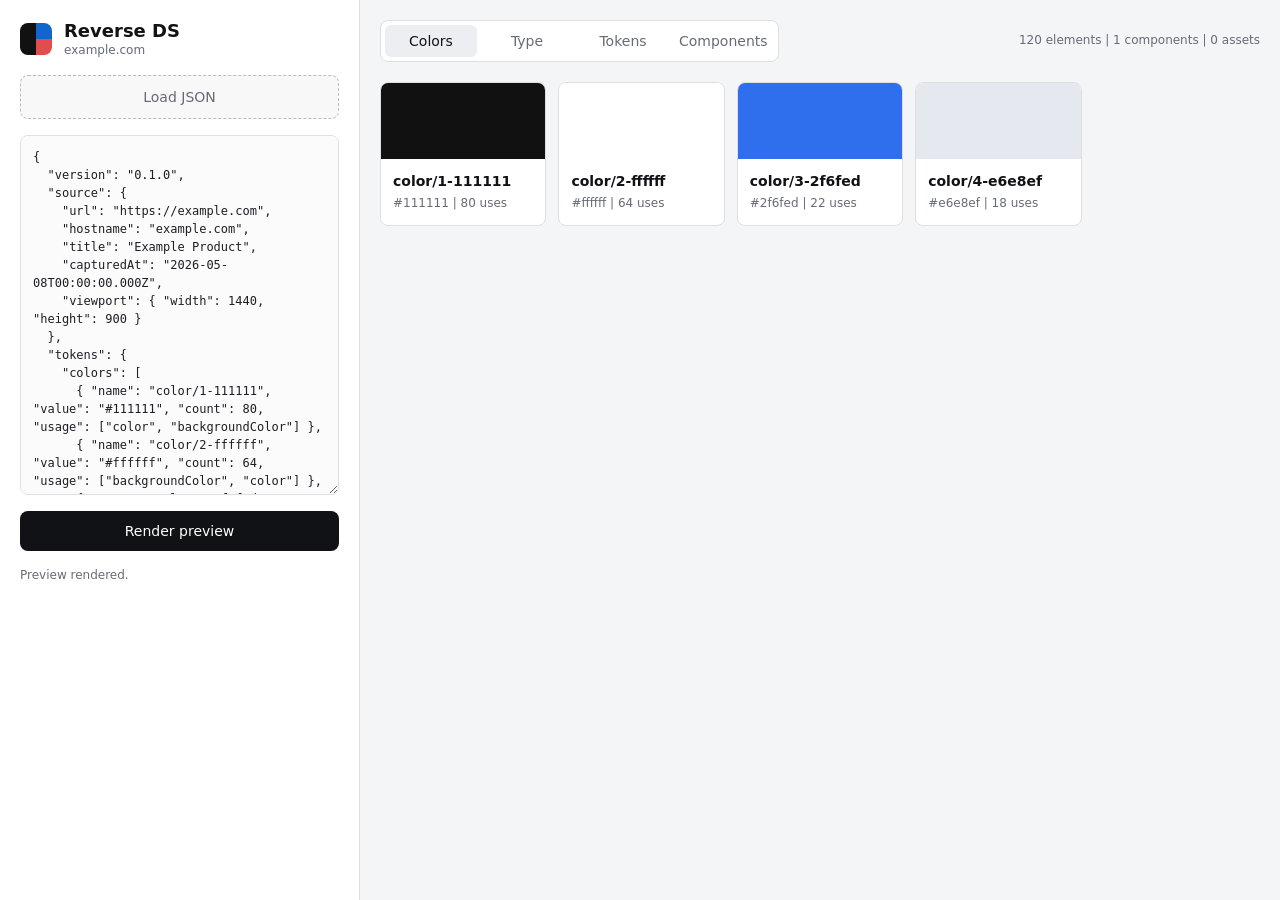
<file: viewer/index.html>
<!doctype html>
<html lang="en">
  <head>
    <meta charset="utf-8">
    <meta name="viewport" content="width=device-width, initial-scale=1">
    <title>Reverse Design System Viewer</title>
    <link rel="stylesheet" href="styles.css">
  </head>
  <body>
    <main class="shell">
      <aside class="sidebar">
        <div class="brand">
          <div class="mark"></div>
          <div>
            <h1>Reverse DS</h1>
            <p id="source">No file loaded</p>
          </div>
        </div>

        <label class="dropzone" for="file">
          <span>Load JSON</span>
          <input id="file" type="file" accept="application/json">
        </label>

        <textarea id="json" spellcheck="false" placeholder="Paste design-system JSON"></textarea>
        <button id="render">Render preview</button>
        <div id="status"></div>
      </aside>

      <section class="content">
        <header class="toolbar">
          <nav class="tabs" aria-label="Preview sections">
            <button class="tab active" data-tab="colors">Colors</button>
            <button class="tab" data-tab="type">Type</button>
            <button class="tab" data-tab="tokens">Tokens</button>
            <button class="tab" data-tab="components">Components</button>
          </nav>
          <div class="metrics" id="metrics"></div>
        </header>

        <section class="panel active" id="colors"></section>
        <section class="panel" id="type"></section>
        <section class="panel" id="tokens"></section>
        <section class="panel" id="components"></section>
      </section>
    </main>

    <script src="app.js"></script>
  </body>
</html>
</file>
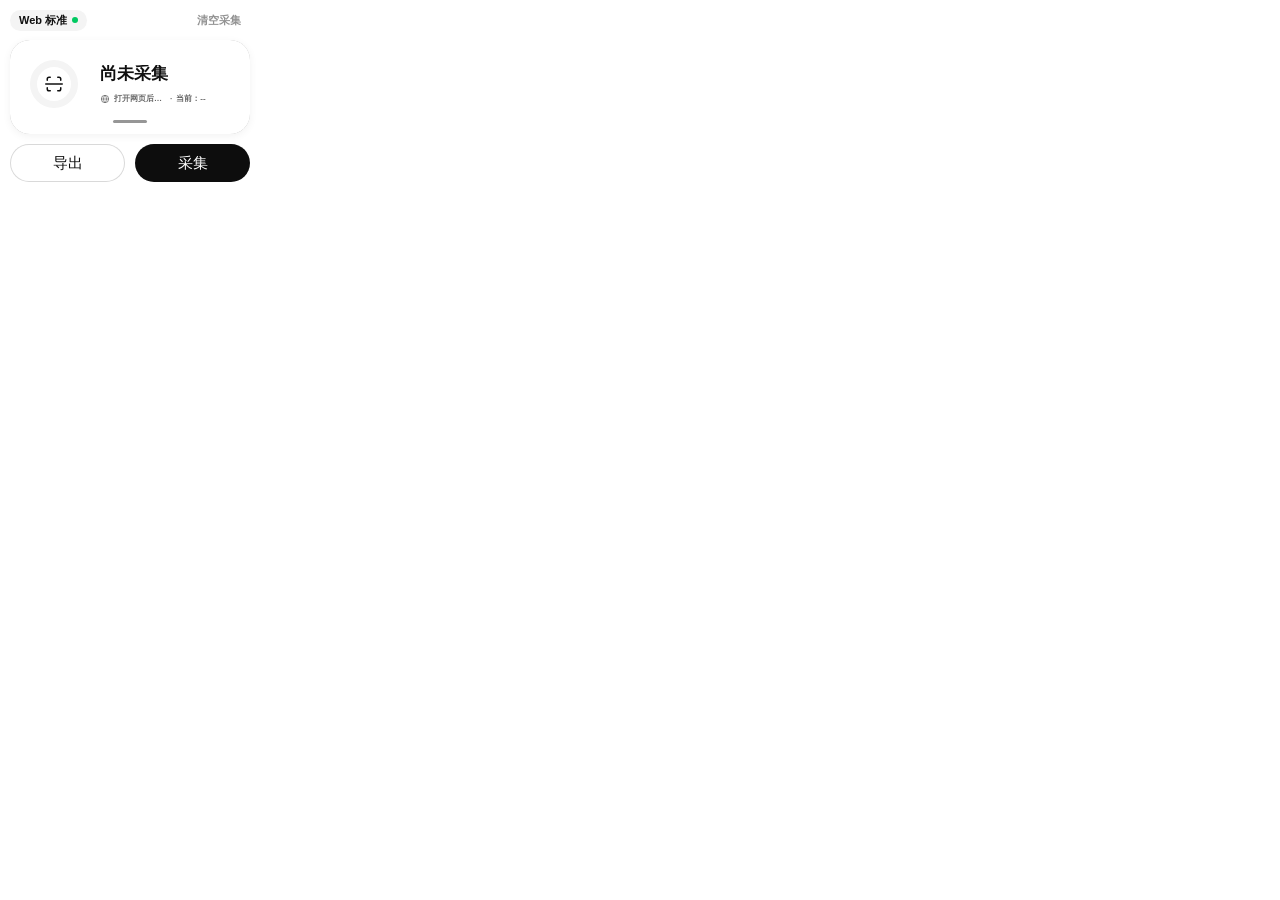
<file: extension/popup.html>
<!doctype html>
<html lang="zh-CN">
  <head>
    <meta charset="utf-8">
    <meta name="viewport" content="width=device-width, initial-scale=1">
    <title>UI Trace · Web 采集器</title>
    <style>
      :root {
        color-scheme: light;
        --page: #f3f3f3;
        --panel: #ffffff;
        --surface: #ffffff;
        --soft: #f4f4f4;
        --soft-2: #f9f9f9;
        --text: #101010;
        --muted: #666666;
        --label: #555555;
        --quiet: #969696;
        --border: #dddddd;
        --border-strong: rgba(0, 0, 0, 0.15);
        --action: #0d0d0d;
        --action-text: #ffffff;
        --green: #00c961;
        --danger: #cf3b2e;
        --shadow: 0 2px 8px rgba(0, 0, 0, 0.055), 0 0 0.5px rgba(0, 0, 0, 0.28);
      }

      :root[data-theme="dark"] {
        color-scheme: dark;
        --page: #0b0b0b;
        --panel: #050505;
        --surface: #202020;
        --soft: #252525;
        --soft-2: #1b1b1b;
        --text: #ffffff;
        --muted: #a7a7a7;
        --label: #d6d6d6;
        --quiet: #8b8b8b;
        --border: #464646;
        --border-strong: rgba(255, 255, 255, 0.42);
        --action: #f5f5f5;
        --action-text: #111111;
        --shadow: 0 4px 14px rgba(0, 0, 0, 0.34), 0 0 0.5px rgba(255, 255, 255, 0.18);
      }

      * {
        box-sizing: border-box;
      }

      body {
        width: 380px;
        min-height: 292px;
        margin: 0;
        overflow-x: hidden;
        color: var(--text);
        background: var(--page);
        font: 12px/1.2 "PingFang SC", "Microsoft YaHei", Inter, system-ui, sans-serif;
      }

      button,
      select {
        font: inherit;
      }

      button {
        border: 0;
        cursor: pointer;
      }

      button:focus-visible,
      select:focus-visible {
        outline: 2px solid var(--green);
        outline-offset: 2px;
      }

      .shell {
        min-height: 292px;
        display: flex;
        flex-direction: column;
        gap: 15px;
        padding: 15px;
        border-radius: 30px;
        background: var(--panel);
      }

      .topbar {
        height: 27px;
        display: flex;
        align-items: center;
        justify-content: space-between;
      }

      .mode-toggle,
      .clear {
        min-height: 27px;
        display: inline-flex;
        align-items: center;
        gap: 8px;
        padding: 7px 15px;
        border-radius: 24px;
        color: var(--text);
        background: var(--soft);
        font-size: 12px;
        font-weight: 800;
        line-height: 13px;
      }

      .clear {
        background: transparent;
      }

      .clear[data-confirm="true"] {
        color: #ffffff;
        background: var(--danger);
      }

      .mode-dot {
        width: 7px;
        height: 7px;
        flex: 0 0 7px;
        border-radius: 50%;
        background: var(--green);
      }

      .content-stack {
        width: 350px;
        display: flex;
        flex-direction: column;
        gap: 15px;
      }

      .session {
        position: relative;
        overflow: hidden;
        border-radius: 24px;
        background: var(--surface);
        box-shadow: var(--shadow);
      }

      .session-overview {
        position: relative;
        min-height: 147px;
        display: flex;
        align-items: center;
        gap: 35px;
        padding: 30px;
      }

      .theme-toggle {
        width: 71px;
        height: 71px;
        flex: 0 0 71px;
        display: grid;
        place-items: center;
        border: 10px solid var(--green);
        border-radius: 50%;
        color: var(--text);
        background: var(--surface);
      }

      .session.empty .theme-toggle {
        border-color: var(--soft);
      }

      .theme-toggle svg {
        width: 26px;
        height: 26px;
      }

      .session-copy {
        min-width: 0;
        display: grid;
        gap: 19px;
      }

      #session-count {
        min-width: 0;
        overflow: hidden;
        color: var(--text);
        font-size: 23px;
        font-weight: 900;
        line-height: 24px;
        letter-spacing: 0;
        white-space: nowrap;
      }

      .session-meta {
        min-width: 0;
        display: flex;
        align-items: center;
        gap: 6px;
        color: var(--muted);
        font-size: 10px;
        font-weight: 700;
        line-height: 12px;
        white-space: nowrap;
      }

      .session-meta svg {
        width: 14px;
        height: 14px;
        flex: 0 0 auto;
      }

      #session-host {
        max-width: 72px;
        overflow: hidden;
        text-overflow: ellipsis;
      }

      #session-latest {
        overflow: hidden;
        max-width: 96px;
        text-overflow: ellipsis;
      }

      .details-toggle {
        position: absolute;
        left: 50%;
        bottom: 9px;
        width: 46px;
        height: 18px;
        padding: 0;
        border-radius: 999px;
        background: transparent;
        transform: translateX(-50%);
      }

      .details-toggle::before {
        content: "";
        position: absolute;
        left: 8px;
        right: 8px;
        top: 7px;
        height: 4px;
        border-radius: 999px;
        background: var(--quiet);
      }

      .edit-label {
        display: none;
      }

      .label-editor,
      .advanced-panel {
        display: none;
      }

      .session.expanded .label-editor {
        display: grid;
      }

      .advanced.is-advanced.expanded .advanced-panel {
        display: grid;
      }

      .session.expanded {
        overflow: visible;
      }

      .label-editor,
      .advanced-panel {
        gap: 15px;
        padding: 0 30px 15px;
      }

      .label-editor-title,
      .advanced-title {
        color: var(--label);
        font-size: 15px;
        font-weight: 500;
        line-height: 16px;
      }

      .label-editor-row {
        display: flex;
        align-items: center;
        justify-content: space-between;
        gap: 12px;
      }

      .label-editor select {
        display: none;
      }

      .custom-label-select {
        position: relative;
        width: 142px;
        flex: 0 0 142px;
      }

      .label-select-trigger,
      .advanced-action {
        width: 100%;
        min-height: 38px;
        display: flex;
        align-items: center;
        justify-content: space-between;
        gap: 8px;
        padding: 12px 15px;
        border: 1px solid var(--border);
        border-radius: 30px;
        color: var(--text);
        background: var(--surface);
        font-size: 15px;
        font-weight: 500;
        line-height: 14px;
        text-align: left;
      }

      .label-select-trigger svg {
        width: 12px;
        flex: 0 0 auto;
      }

      .label-options {
        position: absolute;
        z-index: 20;
        top: calc(100% + 6px);
        left: 0;
        right: 0;
        display: none;
        padding: 6px;
        border: 1px solid var(--border);
        border-radius: 15px;
        background: var(--surface);
        box-shadow: var(--shadow);
      }

      .custom-label-select.open .label-options {
        display: grid;
      }

      .label-option {
        min-height: 28px;
        padding: 6px 9px;
        border-radius: 10px;
        color: var(--text);
        background: transparent;
        text-align: left;
        font-size: 12px;
      }

      .label-option:hover,
      .label-option[aria-selected="true"] {
        background: var(--soft);
      }

      .label-save,
      .label-cancel {
        min-width: 61px;
        min-height: 38px;
        padding: 11px 15px;
        border-radius: 30px;
        color: var(--text);
        background: transparent;
        font-size: 15px;
        font-weight: 500;
      }

      .label-save {
        border: 1px solid var(--border-strong);
      }

      .advanced {
        display: contents;
      }

      .advanced-panel {
        padding-top: 0;
      }

      .advanced-section {
        display: grid;
        gap: 15px;
      }

      .advanced-action {
        justify-content: center;
      }

      .segmented {
        position: relative;
        height: 38px;
        display: grid;
        grid-template-columns: 1fr 1fr;
        padding: 4px;
        border: 1px solid var(--border);
        border-radius: 30px;
        background: var(--soft-2);
      }

      .segmented::before {
        content: "";
        position: absolute;
        top: 4px;
        bottom: 4px;
        left: 4px;
        width: calc(50% - 4px);
        border-radius: 24px;
        background: var(--surface);
        box-shadow: 0 2px 8px rgba(0, 0, 0, 0.08);
        transition: transform 160ms ease;
      }

      .segmented.full-page::before {
        transform: translateX(100%);
      }

      .segment {
        position: relative;
        z-index: 1;
        min-height: 28px;
        border-radius: 24px;
        color: var(--quiet);
        background: transparent;
        font-size: 15px;
        font-weight: 500;
      }

      .segment.active {
        color: var(--text);
      }

      #replica-scope,
      .hint {
        display: none;
      }

      .advanced-utility {
        min-height: 30px;
        padding: 0;
        color: var(--muted);
        background: transparent;
        text-align: left;
        font-size: 11px;
      }

      .actions {
        display: grid;
        grid-template-columns: 1fr 1fr;
        gap: 15px;
      }

      .actions button {
        height: 56px;
        border-radius: 30px;
        font-size: 18px;
        font-weight: 500;
        line-height: 20px;
      }

      .secondary {
        border: 1px solid var(--border-strong);
        color: var(--text);
        background-color: var(--surface);
      }

      .primary {
        color: var(--action-text);
        background-color: var(--action);
      }

      :root[data-theme="dark"] .secondary {
        color: #ffffff;
        background-color: #050505;
      }

      :root[data-theme="dark"] .primary {
        color: #111111;
        background-color: #f5f5f5;
      }

      .primary:disabled,
      .secondary:disabled,
      .clear:disabled,
      .advanced-action:disabled {
        cursor: not-allowed;
        opacity: 0.45;
      }

      .circle-action {
        display: none;
        width: 56px;
        padding: 0;
        border: 1px solid var(--border-strong);
        border-radius: 50% !important;
        color: var(--text);
        background: var(--surface);
        font-size: 32px !important;
        line-height: 1;
      }

      .circle-action.dark {
        color: var(--action-text);
        border-color: var(--action);
        background-color: var(--action);
      }

      .actions.capture-confirm {
        grid-template-columns: 56px 1fr;
      }

      .actions.export-confirm {
        grid-template-columns: 1fr 56px;
      }

      .actions.capture-confirm #export-normalized,
      .actions.export-confirm #capture {
        display: none;
      }

      .actions.capture-confirm #capture-back,
      .actions.export-confirm #export-confirm {
        display: block;
      }

      #status {
        min-height: 0;
        max-height: 0;
        overflow: hidden;
        color: var(--muted);
        font-size: 11px;
        line-height: 14px;
      }

      #status:not(:empty) {
        max-height: 28px;
      }

      html {
        background: transparent;
        border-radius: 26px;
        overflow: hidden;
      }

      body {
        width: 260px;
        min-height: 0;
        border-radius: 26px;
        overflow: hidden;
        background: transparent;
        font-family: "PingFang SC", "PingFang TC", "PingFang HK", sans-serif;
      }

      .shell {
        width: 260px;
        min-height: 0;
        gap: 10px;
        padding: 10px;
        border-radius: 26px;
        overflow: hidden;
      }

      .topbar {
        height: 20px;
      }

      .mode-toggle,
      .clear {
        width: auto;
        min-width: 74px;
        min-height: 20px;
        justify-content: center;
        gap: 5px;
        padding: 5px 9px;
        border-radius: 18px;
        font-size: 11px;
        line-height: 11px;
        white-space: nowrap;
      }

      .clear {
        width: 62px;
        min-width: 62px;
        padding-left: 0;
        padding-right: 0;
      }

      .mode-dot {
        width: 6px;
        height: 6px;
        flex-basis: 6px;
      }

      .content-stack {
        width: 240px;
        gap: 10px;
      }

      .session {
        border-radius: 20px;
      }

      .session-overview {
        position: static;
        min-height: 98px;
        gap: 22px;
        padding: 20px;
      }

      .theme-toggle {
        width: 48px;
        height: 48px;
        flex-basis: 48px;
        border-width: 7px;
      }

      .theme-toggle svg {
        width: 18px;
        height: 18px;
      }

      .session-copy {
        gap: 11px;
      }

      #session-count {
        font-size: 17px;
        line-height: 18px;
      }

      .session-meta {
        gap: 4px;
        font-size: 8px;
        line-height: 10px;
      }

      .session-meta svg {
        width: 10px;
        height: 10px;
      }

      #session-host {
        max-width: 52px;
      }

      #session-latest {
        max-width: 62px;
      }

      .details-toggle {
        bottom: 0;
        width: 72px;
        height: 28px;
      }

      .details-toggle::before {
        left: 25px;
        right: 25px;
        top: 12px;
        height: 3px;
      }

      .label-editor,
      .advanced-panel {
        gap: 10px;
        padding: 0 20px 24px;
      }

      .label-editor-title,
      .advanced-title {
        font-size: 12px;
        line-height: 13px;
      }

      .label-editor-row {
        gap: 8px;
      }

      .label-editor select {
        width: 92px;
        min-height: 27px;
        appearance: none;
        -webkit-appearance: none;
        display: block;
        padding: 0 28px 0 10px;
        border: 1px solid var(--border);
        border-radius: 18px;
        color: var(--text);
        background-color: var(--surface);
        background-image: url("data:image/svg+xml,%3Csvg width='12' height='12' viewBox='0 0 12 12' fill='none' xmlns='http://www.w3.org/2000/svg'%3E%3Cpath d='M3 4.5L6 7.5L9 4.5' stroke='%23101010' stroke-width='1.6' stroke-linecap='round' stroke-linejoin='round'/%3E%3C/svg%3E");
        background-position: right 10px center;
        background-repeat: no-repeat;
        background-size: 12px 12px;
        font-size: 12px;
        line-height: 13px;
      }

      :root[data-theme="dark"] .label-editor select {
        background-image: url("data:image/svg+xml,%3Csvg width='12' height='12' viewBox='0 0 12 12' fill='none' xmlns='http://www.w3.org/2000/svg'%3E%3Cpath d='M3 4.5L6 7.5L9 4.5' stroke='%23ffffff' stroke-width='1.6' stroke-linecap='round' stroke-linejoin='round'/%3E%3C/svg%3E");
      }

      .custom-label-select,
      .label-options {
        display: none !important;
      }

      .label-save,
      .label-cancel {
        min-width: 40px;
        min-height: 27px;
        padding: 0 10px;
        font-size: 12px;
      }

      .advanced-section {
        gap: 9px;
      }

      .advanced-action,
      .segmented {
        min-height: 29px;
        height: 29px;
        border-radius: 18px;
        font-size: 12px;
      }

      .advanced-action {
        padding: 0 10px;
      }

      .segmented {
        padding: 3px;
      }

      .segmented::before {
        top: 3px;
        bottom: 3px;
        left: 3px;
        width: calc(50% - 3px);
      }

      .segment {
        min-height: 21px;
        font-size: 12px;
      }

      .advanced-utility {
        display: none;
      }

      .actions {
        gap: 10px;
      }

      .actions button {
        height: 38px;
        border-radius: 22px;
        font-size: 15px;
        line-height: 16px;
      }

      .circle-action {
        width: 38px;
        font-size: 24px !important;
      }

      .actions.capture-confirm {
        grid-template-columns: 38px 1fr;
      }

      .actions.export-confirm {
        grid-template-columns: 38px 1fr;
      }

      .actions.capture-confirm #capture-back,
      .actions.export-confirm #capture-back {
        display: block;
        order: 1;
      }

      .actions.capture-confirm #capture,
      .actions.export-confirm #export-normalized {
        order: 2;
      }

      .actions.export-confirm #export-confirm {
        display: none;
      }

      .details-toggle::before {
        top: 12px;
        height: 3px;
      }

      .label-editor select {
        display: none;
      }

      .custom-label-select {
        position: relative;
        width: 92px;
        flex: 0 0 92px;
        display: block !important;
      }

      .label-select-trigger {
        min-height: 27px;
        padding: 0 24px 0 10px;
        border-radius: 18px;
        font-size: 12px;
        line-height: 13px;
        overflow: hidden;
        white-space: nowrap;
      }

      .label-select-trigger span {
        min-width: 0;
        overflow: hidden;
        text-overflow: ellipsis;
      }

      .label-select-trigger svg {
        position: absolute;
        right: 10px;
        width: 10px;
      }

      .label-options {
        top: auto;
        bottom: calc(100% + 6px);
        display: none !important;
        max-height: 142px;
        overflow-y: auto;
        padding: 6px;
        border-radius: 16px;
        scrollbar-width: none;
      }

      .label-options::-webkit-scrollbar {
        display: none;
      }

      .custom-label-select.open .label-options {
        display: grid !important;
      }

      .label-option {
        min-height: 26px;
        padding: 6px 9px;
        border-radius: 10px;
        font-size: 12px;
      }

      .label-option:hover,
      .label-option[aria-selected="true"] {
        background: var(--soft);
      }

      .actions.export-confirm {
        grid-template-columns: 1fr 38px;
      }

      .actions.export-confirm #export-normalized {
        display: block;
        order: 1;
      }

      .actions.export-confirm #export-confirm {
        display: block;
        order: 2;
      }

      .actions.export-confirm #capture,
      .actions.export-confirm #capture-back {
        display: none;
      }

      @property --ring-fill {
        syntax: "<percentage>";
        inherits: false;
        initial-value: 0%;
      }

      :root {
        --motion-ease: cubic-bezier(0.22, 0.9, 0.25, 1);
        --motion-snap: cubic-bezier(0.2, 1.35, 0.35, 1);
        --theme-wipe-color: #050505;
      }

      body,
      .shell,
      .session,
      .session-overview,
      .mode-toggle,
      .clear,
      .secondary,
      .primary,
      .circle-action,
      .label-select-trigger,
      .label-option,
      .label-save,
      .label-cancel,
      .advanced-action,
      .segmented,
      .segment,
      .details-toggle::before {
        transition:
          background-color 220ms var(--motion-ease),
          border-color 220ms var(--motion-ease),
          color 180ms var(--motion-ease),
          box-shadow 220ms var(--motion-ease),
          opacity 180ms var(--motion-ease),
          transform 180ms var(--motion-ease);
      }

      body::before {
        content: "";
        position: fixed;
        inset: -36px;
        z-index: 999;
        pointer-events: none;
        background: linear-gradient(110deg, transparent 0%, var(--theme-wipe-color) 38%, var(--theme-wipe-color) 62%, transparent 100%);
        opacity: 0;
        transform: translateX(-120%) skewX(-10deg);
      }

      :root.theme-wipe body::before {
        animation: theme-wipe 460ms var(--motion-ease) both;
      }

      button:not(:disabled):active {
        transform: scale(0.98);
      }

      .actions {
        transition: grid-template-columns 230ms var(--motion-ease), gap 180ms var(--motion-ease);
      }

      .actions button {
        transition:
          width 230ms var(--motion-ease),
          background-color 180ms var(--motion-ease),
          border-color 180ms var(--motion-ease),
          color 180ms var(--motion-ease),
          opacity 160ms var(--motion-ease),
          transform 160ms var(--motion-ease);
      }

      .theme-toggle {
        position: relative;
        isolation: isolate;
        --ring-width: 7px;
      }

      .theme-toggle::before,
      .theme-toggle::after {
        content: "";
        position: absolute;
        inset: 0;
        border-radius: 50%;
        pointer-events: none;
        opacity: 0;
      }

      .theme-toggle::before {
        z-index: 0;
        background: conic-gradient(from -90deg, var(--green) var(--ring-fill), var(--soft) 0);
        -webkit-mask: radial-gradient(farthest-side, transparent calc(100% - var(--ring-width)), #000 calc(100% - var(--ring-width)));
        mask: radial-gradient(farthest-side, transparent calc(100% - var(--ring-width)), #000 calc(100% - var(--ring-width)));
      }

      .theme-toggle svg {
        position: relative;
        z-index: 1;
        --icon-offset-x: 0px;
        transform: translateX(var(--icon-offset-x));
      }

      .theme-toggle .ring-progress {
        position: absolute;
        inset: 0;
        z-index: 0;
        width: 100%;
        height: 100%;
        overflow: visible;
        opacity: 0;
        transform: rotate(-90deg);
      }

      .ring-progress-track,
      .ring-progress-fill {
        fill: none;
        stroke-width: 7;
      }

      .ring-progress-track {
        stroke: var(--soft);
      }

      .ring-progress-fill {
        stroke: var(--green);
        stroke-linecap: round;
        stroke-dasharray: 100;
        stroke-dashoffset: 100;
      }

      .session.is-collecting .theme-toggle {
        border-color: transparent !important;
      }

      .session.is-collecting .theme-toggle::before {
        opacity: 0;
        animation: none;
      }

      .session.is-collecting .theme-toggle::after {
        opacity: 0;
        animation: none;
      }

      .session.is-collecting .theme-toggle .ring-progress {
        opacity: 1;
        animation: none;
      }

      .session.is-collecting .theme-toggle .ring-progress-fill {
        animation: ring-stroke-fill 950ms cubic-bezier(0.2, 0.85, 0.2, 1) forwards;
      }

      .session.is-collecting .theme-toggle svg {
        animation: icon-focus 900ms ease-in-out infinite alternate;
      }

      .session.motion-success .theme-toggle {
        animation: ring-pop 560ms var(--motion-snap);
      }

      .session.motion-success .theme-toggle::after {
        border: 2px solid var(--green);
        animation: ring-wave 620ms ease-out forwards;
      }

      .session.motion-error .theme-toggle {
        animation: micro-shake 260ms ease-in-out;
      }

      .session.expanded .label-editor,
      .advanced.is-advanced.expanded .advanced-panel {
        animation: drawer-in 220ms var(--motion-ease) both;
      }

      .custom-label-select.open .label-options {
        animation: menu-in 140ms var(--motion-ease) both;
      }

      @keyframes ring-fill {
        from {
          --ring-fill: 0%;
        }
        to {
          --ring-fill: 100%;
        }
      }

      @keyframes ring-stroke-fill {
        from {
          stroke-dashoffset: 100;
        }
        to {
          stroke-dashoffset: 0;
        }
      }

      @keyframes ring-hold {
        from {
          transform: scale(1);
        }
        to {
          transform: scale(1.025);
        }
      }

      @keyframes ring-cap {
        from {
          transform: rotate(0deg) translateY(calc(-24px + var(--ring-width) / 2));
        }
        to {
          transform: rotate(360deg) translateY(calc(-24px + var(--ring-width) / 2));
        }
      }

      @keyframes ring-cap-hold {
        from {
          transform: rotate(360deg) translateY(calc(-24px + var(--ring-width) / 2)) scale(1);
        }
        to {
          transform: rotate(360deg) translateY(calc(-24px + var(--ring-width) / 2)) scale(1.12);
        }
      }

      @keyframes ring-pop {
        0% {
          transform: scale(1);
        }
        58% {
          transform: scale(1.09);
        }
        100% {
          transform: scale(1);
        }
      }

      @keyframes ring-wave {
        0% {
          inset: -2px;
          opacity: 0.52;
          transform: scale(0.98);
        }
        100% {
          inset: -9px;
          opacity: 0;
          transform: scale(1.08);
        }
      }

      @keyframes icon-focus {
        from {
          transform: translateX(var(--icon-offset-x)) scale(1);
        }
        to {
          transform: translateX(var(--icon-offset-x)) scale(1.08);
        }
      }

      @keyframes micro-shake {
        0%,
        100% {
          transform: translateX(0);
        }
        30% {
          transform: translateX(-3px);
        }
        65% {
          transform: translateX(3px);
        }
      }

      @keyframes drawer-in {
        from {
          opacity: 0;
          transform: translateY(-6px);
        }
        to {
          opacity: 1;
          transform: translateY(0);
        }
      }

      @keyframes menu-in {
        from {
          opacity: 0;
          transform: translateY(4px) scale(0.98);
        }
        to {
          opacity: 1;
          transform: translateY(0) scale(1);
        }
      }

      @keyframes theme-wipe {
        0% {
          opacity: 0;
          transform: translateX(-120%) skewX(-10deg);
        }
        22% {
          opacity: 0.95;
        }
        100% {
          opacity: 0;
          transform: translateX(120%) skewX(-10deg);
        }
      }

      :root {
        --motion-ease: cubic-bezier(0.2, 0.85, 0.18, 1);
        --motion-morph: cubic-bezier(0.18, 0.92, 0.18, 1);
        --motion-snap: cubic-bezier(0.18, 1.45, 0.32, 1);
      }

      html,
      body,
      .shell {
        border-radius: 0 !important;
      }

      body::before,
      :root.theme-wipe body::before {
        display: none !important;
        animation: none !important;
      }

      body,
      .shell,
      .session,
      .session-overview,
      .mode-toggle,
      .clear,
      .secondary,
      .primary,
      .circle-action,
      .label-select-trigger,
      .label-option,
      .label-save,
      .label-cancel,
      .advanced-action,
      .segmented,
      .segment,
      .details-toggle,
      .details-toggle::before {
        transition:
          background-color 520ms var(--motion-ease),
          border-color 520ms var(--motion-ease),
          color 420ms var(--motion-ease),
          box-shadow 520ms var(--motion-ease),
          opacity 360ms var(--motion-ease),
          transform 360ms var(--motion-ease);
      }

      .session-overview {
        cursor: pointer;
      }

      .session:has(.session-overview:hover) {
        animation: pulse-glow 1600ms ease-in-out infinite;
        box-shadow: 0 8px 24px rgba(0, 201, 97, 0.14), var(--shadow);
      }

      .session-overview:hover .theme-toggle {
        box-shadow: 0 0 0 6px rgba(0, 201, 97, 0.08), 0 0 24px rgba(0, 201, 97, 0.22);
        transform: scale(1.025);
      }

      .mode-toggle:not(:disabled):hover,
      .clear:not(:disabled):hover,
      .secondary:not(:disabled):hover,
      .primary:not(:disabled):hover,
      .circle-action:not(:disabled):hover,
      .label-select-trigger:not(:disabled):hover,
      .label-save:not(:disabled):hover,
      .label-cancel:not(:disabled):hover,
      .advanced-action:not(:disabled):hover,
      .segment:not(:disabled):hover {
        transform: translateY(-1px);
        box-shadow: 0 6px 16px rgba(0, 0, 0, 0.08);
      }

      .primary:not(:disabled):hover,
      .circle-action.dark:not(:disabled):hover {
        filter: brightness(1.08);
      }

      .secondary:not(:disabled):hover,
      .label-select-trigger:not(:disabled):hover,
      .label-save:not(:disabled):hover,
      .advanced-action:not(:disabled):hover {
        border-color: rgba(0, 201, 97, 0.34);
      }

      .details-toggle {
        top: 70px !important;
        right: 0 !important;
        bottom: auto !important;
        left: 0 !important;
        z-index: 4;
        width: 100% !important;
        height: 30px !important;
        border-radius: 0 !important;
        transform: none !important;
        cursor: pointer;
      }

      .details-toggle::before {
        top: 12px !important;
        right: auto !important;
        left: 50% !important;
        width: 34px !important;
        height: 3px !important;
        transform: translateX(-50%);
      }

      .details-toggle:not(:disabled):hover {
        background: linear-gradient(to bottom, transparent, rgba(0, 201, 97, 0.07));
      }

      .details-toggle:not(:disabled):hover::before,
      .details-toggle[aria-expanded="true"]::before {
        width: 42px !important;
        background: var(--green);
      }

      .actions {
        transition: grid-template-columns 560ms var(--motion-morph), gap 420ms var(--motion-ease);
      }

      .actions button {
        transition:
          width 560ms var(--motion-morph),
          max-width 560ms var(--motion-morph),
          background-color 420ms var(--motion-ease),
          border-color 420ms var(--motion-ease),
          color 360ms var(--motion-ease),
          opacity 320ms var(--motion-ease),
          transform 320ms var(--motion-ease),
          box-shadow 360ms var(--motion-ease);
      }

      .actions.capture-confirm {
        grid-template-columns: 38px 1fr !important;
      }

      .actions.export-confirm {
        grid-template-columns: 1fr 38px !important;
      }

      .session.is-collecting .theme-toggle .ring-progress-fill {
        animation: ring-stroke-fill 1800ms cubic-bezier(0.2, 0.85, 0.2, 1) forwards;
      }

      .session.is-collecting .theme-toggle svg:not(.ring-progress) {
        animation: icon-focus 1400ms ease-in-out infinite alternate;
      }

      .session.motion-success .theme-toggle {
        animation: ring-pop 980ms var(--motion-snap);
      }

      .session.motion-success .theme-toggle::after {
        animation: ring-wave 1050ms ease-out forwards;
      }

      .session.motion-error .theme-toggle {
        animation: micro-shake 420ms ease-in-out;
      }

      .session.expanded .label-editor,
      .advanced.is-advanced.expanded .advanced-panel {
        animation: drawer-in 420ms var(--motion-ease) both;
      }

      .custom-label-select.open .label-options {
        animation: menu-in 280ms var(--motion-ease) both;
      }

      @keyframes pulse-glow {
        0%,
        100% {
          box-shadow: 0 3px 12px rgba(0, 0, 0, 0.055), 0 0 0 rgba(0, 201, 97, 0);
        }
        50% {
          box-shadow: 0 8px 24px rgba(0, 201, 97, 0.18), 0 0 0 5px rgba(0, 201, 97, 0.055);
        }
      }

      :root {
        --hover-glow: rgba(0, 201, 97, 0.18);
        --hover-glow-soft: rgba(0, 201, 97, 0.08);
        --hover-surface-shadow: rgba(0, 0, 0, 0.08);
      }

      :root[data-theme="dark"] {
        --hover-glow: rgba(0, 255, 132, 0.34);
        --hover-glow-soft: rgba(0, 255, 132, 0.16);
        --hover-surface-shadow: rgba(0, 255, 132, 0.16);
      }

      .session {
        display: flex !important;
        flex-direction: column;
      }

      .session-overview {
        order: 1;
      }

      .label-editor {
        order: 2;
      }

      .advanced {
        order: 3;
        display: block !important;
      }

      .details-toggle {
        position: relative !important;
        order: 4;
        top: auto !important;
        right: auto !important;
        bottom: auto !important;
        left: auto !important;
        width: 100% !important;
        height: 28px !important;
        flex: 0 0 28px;
        margin: -2px 0 0 !important;
        background: transparent !important;
        transform: none !important;
      }

      .details-toggle::before {
        top: 12px !important;
        width: 34px !important;
        background: var(--quiet) !important;
      }

      .details-toggle[aria-expanded="true"]::before {
        width: 34px !important;
        background: var(--quiet) !important;
      }

      .details-toggle:not(:disabled):hover {
        background: linear-gradient(to bottom, transparent, var(--hover-glow-soft)) !important;
      }

      .details-toggle:not(:disabled):hover::before {
        width: 42px !important;
        background: var(--green) !important;
      }

      .theme-toggle,
      .theme-toggle::before,
      .theme-toggle::after,
      .theme-toggle .ring-progress {
        transition:
          opacity 520ms var(--motion-ease),
          box-shadow 620ms var(--motion-ease),
          border-color 520ms var(--motion-ease),
          transform 520ms var(--motion-ease);
      }

      .session:has(.session-overview:hover) {
        animation: pulse-glow 2200ms ease-in-out infinite;
        box-shadow: 0 8px 26px var(--hover-glow), var(--shadow);
      }

      .session-overview:hover .theme-toggle {
        box-shadow: 0 0 0 7px var(--hover-glow-soft), 0 0 28px var(--hover-glow);
      }

      .mode-toggle:not(:disabled):hover,
      .clear:not(:disabled):hover,
      .secondary:not(:disabled):hover,
      .primary:not(:disabled):hover,
      .circle-action:not(:disabled):hover,
      .label-select-trigger:not(:disabled):hover,
      .label-save:not(:disabled):hover,
      .label-cancel:not(:disabled):hover,
      .advanced-action:not(:disabled):hover,
      .segment:not(:disabled):hover {
        box-shadow: 0 7px 18px var(--hover-surface-shadow);
      }

      .actions button {
        white-space: nowrap;
        overflow: hidden;
        transition:
          width 760ms var(--motion-morph),
          max-width 760ms var(--motion-morph),
          background-color 480ms var(--motion-ease),
          border-color 480ms var(--motion-ease),
          color 280ms var(--motion-ease),
          opacity 320ms var(--motion-ease),
          transform 360ms var(--motion-ease),
          box-shadow 420ms var(--motion-ease);
      }

      .actions {
        transition: grid-template-columns 760ms var(--motion-morph), gap 520ms var(--motion-ease);
      }

      .actions.text-hidden button {
        color: transparent !important;
        -webkit-text-fill-color: transparent !important;
        text-shadow: none !important;
      }

      .actions.capture-confirm:not(.morphing) #capture,
      .actions.export-confirm:not(.morphing) #export-normalized,
      .actions.capture-confirm:not(.morphing) #capture-back,
      .actions.export-confirm:not(.morphing) #export-confirm {
        animation: action-label-in 420ms var(--motion-ease) both;
      }

      .session.is-collecting .theme-toggle .ring-progress-fill {
        animation: ring-stroke-fill-smooth 2600ms linear forwards;
      }

      .session.is-collecting .theme-toggle svg:not(.ring-progress) {
        animation: icon-focus 1900ms ease-in-out infinite alternate;
      }

      .session.motion-success .theme-toggle {
        animation: ring-pop-delight 1350ms var(--motion-snap);
      }

      .session.motion-success .theme-toggle::after {
        animation: ring-wave 1350ms ease-out forwards;
      }

      @keyframes ring-stroke-fill-smooth {
        0% {
          stroke-dashoffset: 100;
        }
        62% {
          stroke-dashoffset: 38;
        }
        100% {
          stroke-dashoffset: 0;
        }
      }

      @keyframes ring-pop-delight {
        0% {
          transform: scale(1);
        }
        38% {
          transform: scale(1.13);
        }
        68% {
          transform: scale(0.96);
        }
        100% {
          transform: scale(1);
        }
      }

      @keyframes action-label-in {
        0%,
        42% {
          color: transparent;
        }
        100% {
          color: inherit;
        }
      }

      .actions.capture-confirm:not(.morphing) #capture,
      .actions.export-confirm:not(.morphing) #export-normalized,
      .actions.capture-confirm:not(.morphing) #capture-back,
      .actions.export-confirm:not(.morphing) #export-confirm {
        animation: none !important;
      }

      html,
      body {
        background: var(--panel) !important;
      }

      :root[data-theme="dark"] {
        --shadow: 0 6px 18px rgba(0, 0, 0, 0.36);
      }

      :root[data-theme="dark"] .session {
        box-shadow: 0 8px 22px rgba(0, 0, 0, 0.42) !important;
      }

      .session {
        position: relative !important;
        overflow: hidden !important;
      }

      .session.expanded {
        overflow: visible !important;
      }

      .session-overview {
        min-height: 94px !important;
        padding: 18px 20px 24px !important;
      }

      .label-editor,
      .advanced-panel {
        padding-bottom: 30px !important;
      }

      .details-toggle {
        position: absolute !important;
        left: 0 !important;
        right: 0 !important;
        bottom: 0 !important;
        width: 100% !important;
        height: 24px !important;
        flex: none !important;
        margin: 0 !important;
        z-index: 8;
      }

      .details-toggle::before {
        top: 10px !important;
        height: 3px !important;
      }

      .actions {
        transition: grid-template-columns 520ms var(--motion-morph), gap 360ms var(--motion-ease) !important;
      }

      .actions button {
        transition:
          background-color 300ms var(--motion-ease),
          border-color 300ms var(--motion-ease),
          color 120ms var(--motion-ease),
          opacity 180ms var(--motion-ease),
          transform 300ms var(--motion-ease),
          box-shadow 320ms var(--motion-ease) !important;
        will-change: opacity, transform;
      }

      .actions.capture-confirm:not(.morphing) #capture,
      .actions.export-confirm:not(.morphing) #export-normalized,
      .actions.capture-confirm:not(.morphing) #capture-back,
      .actions.export-confirm:not(.morphing) #export-confirm {
        animation: action-label-in-fast 180ms var(--motion-ease) both !important;
      }

      .session.is-collecting .theme-toggle .ring-progress-fill {
        animation: ring-stroke-fill-accelerate 1450ms cubic-bezier(0.48, 0, 0.12, 1) forwards !important;
      }

      .session.is-collecting .theme-toggle svg:not(.ring-progress) {
        animation: icon-focus 1150ms ease-in-out infinite alternate !important;
      }

      .session.motion-success {
        animation: banner-success-pop 1120ms var(--motion-snap) both !important;
      }

      .session.motion-success::after {
        content: "";
        position: absolute;
        inset: 0;
        z-index: 6;
        border-radius: inherit;
        pointer-events: none;
        background:
          radial-gradient(circle at 18% 48%, rgba(0, 201, 97, 0.22), transparent 36%),
          linear-gradient(90deg, rgba(0, 201, 97, 0), rgba(0, 201, 97, 0.13), rgba(0, 201, 97, 0));
        animation: banner-success-wash 1120ms ease-out both;
      }

      :root[data-theme="dark"] .session.motion-success::after {
        background:
          radial-gradient(circle at 18% 48%, rgba(0, 255, 132, 0.28), transparent 38%),
          linear-gradient(90deg, rgba(0, 255, 132, 0), rgba(0, 255, 132, 0.18), rgba(0, 255, 132, 0));
      }

      @keyframes ring-stroke-fill-accelerate {
        0% {
          stroke-dashoffset: 100;
        }
        42% {
          stroke-dashoffset: 70;
        }
        76% {
          stroke-dashoffset: 26;
        }
        100% {
          stroke-dashoffset: 0;
        }
      }

      @keyframes action-label-in-fast {
        0% {
          opacity: 0;
        }
        100% {
          opacity: 1;
        }
      }

      @keyframes banner-success-pop {
        0% {
          transform: translateY(0) scale(1);
        }
        34% {
          transform: translateY(-1px) scale(1.012);
        }
        68% {
          transform: translateY(0) scale(0.996);
        }
        100% {
          transform: translateY(0) scale(1);
        }
      }

      @keyframes banner-success-wash {
        0% {
          opacity: 0;
          transform: translateX(-18%);
        }
        24% {
          opacity: 1;
        }
        100% {
          opacity: 0;
          transform: translateX(18%);
        }
      }

      .actions {
        position: relative !important;
        display: block !important;
        width: 100% !important;
        height: 38px !important;
        gap: 0 !important;
        --action-half: calc((100% - 10px) / 2);
        --action-full: calc(100% - 48px);
      }

      .actions button {
        position: absolute !important;
        top: 0 !important;
        display: block !important;
        height: 38px !important;
        min-width: 0 !important;
        margin: 0 !important;
        overflow: hidden !important;
        white-space: nowrap !important;
        will-change: transform, width, opacity;
        transition:
          transform 560ms cubic-bezier(0.2, 0, 0, 1),
          width 560ms cubic-bezier(0.2, 0, 0, 1),
          opacity 180ms ease,
          background-color 240ms ease,
          border-color 240ms ease,
          color 160ms ease,
          box-shadow 260ms ease !important;
      }

      #export-normalized {
        left: 0 !important;
        width: var(--action-half) !important;
        transform: translateX(0);
        opacity: 1 !important;
        pointer-events: auto !important;
      }

      #capture {
        left: 48px !important;
        width: var(--action-half) !important;
        transform: translateX(77px);
        opacity: 1 !important;
        pointer-events: auto !important;
      }

      #capture-back,
      #export-confirm {
        width: 38px !important;
        opacity: 0 !important;
        pointer-events: none !important;
      }

      #capture-back {
        left: 0 !important;
        transform: translateX(-6px) scale(0.92);
      }

      #export-confirm {
        right: 0 !important;
        transform: translateX(6px) scale(0.92);
      }

      .actions.capture-confirm #capture-back {
        opacity: 1 !important;
        pointer-events: auto !important;
        transform: translateX(0) scale(1);
      }

      .actions.capture-confirm #capture {
        width: var(--action-full) !important;
        transform: translateX(0);
      }

      .actions.capture-confirm #export-normalized,
      .actions.capture-confirm #export-confirm {
        opacity: 0 !important;
        pointer-events: none !important;
      }

      .actions.export-confirm #export-normalized {
        width: var(--action-full) !important;
        transform: translateX(0);
      }

      .actions.export-confirm #export-confirm {
        opacity: 1 !important;
        pointer-events: auto !important;
        transform: translateX(0) scale(1);
      }

      .actions.export-confirm #capture,
      .actions.export-confirm #capture-back {
        opacity: 0 !important;
        pointer-events: none !important;
      }

      .ring-progress-fill {
        animation: none !important;
        transition: stroke-dashoffset 120ms linear;
      }

      .session.is-collecting .theme-toggle .ring-progress-fill {
        animation: none !important;
      }

      .session.motion-success .theme-toggle .ring-progress {
        transition: none !important;
        opacity: 0 !important;
      }

      .session.motion-success .theme-toggle .ring-progress-fill {
        stroke-dashoffset: 0 !important;
      }

      .session.motion-success .theme-toggle::after {
        opacity: 0 !important;
        border: 0 !important;
        animation: none !important;
      }

      .label-editor,
      .advanced-panel {
        display: grid !important;
        max-height: 0;
        opacity: 0;
        overflow: hidden;
        padding-top: 0 !important;
        padding-bottom: 0 !important;
        pointer-events: none;
        transition:
          max-height 360ms var(--motion-ease),
          opacity 220ms ease,
          padding 360ms var(--motion-ease);
      }

      .session.expanded .label-editor {
        max-height: 120px;
        opacity: 1;
        padding-top: 0 !important;
        padding-bottom: 28px !important;
        overflow: visible;
        pointer-events: auto;
      }

      .session.expanded .label-editor .custom-label-select {
        z-index: 60;
      }

      .session.expanded .label-editor .label-options {
        z-index: 100;
      }

      .advanced.is-advanced.expanded .advanced-panel {
        max-height: 260px;
        opacity: 1;
        padding-bottom: 28px !important;
        pointer-events: auto;
      }

      .actions {
        --action-half: calc((100% - 10px) / 2);
        --action-full: calc(100% - 48px);
      }

      .actions button,
      .actions button:not(:disabled):hover {
        transform: none !important;
      }

      #export-normalized,
      #capture {
        display: block !important;
        opacity: 1 !important;
        pointer-events: auto !important;
        transform: none !important;
      }

      #export-normalized {
        left: 0 !important;
        right: auto !important;
        width: var(--action-half) !important;
      }

      #capture {
        left: auto !important;
        right: 0 !important;
        width: var(--action-half) !important;
      }

      #capture-back,
      #export-confirm {
        display: none !important;
        opacity: 0 !important;
        pointer-events: none !important;
      }

      .actions.capture-confirm #export-normalized,
      .actions.export-confirm #capture {
        width: 38px !important;
        padding: 0 !important;
        border-radius: 50% !important;
        font-size: 24px !important;
        line-height: 1 !important;
        opacity: 1 !important;
        pointer-events: auto !important;
      }

      .actions.capture-confirm #export-normalized {
        color: var(--text) !important;
        background-color: var(--surface) !important;
        border: 1px solid var(--border-strong) !important;
      }

      .actions.capture-confirm #capture {
        width: var(--action-full) !important;
        opacity: 1 !important;
        pointer-events: auto !important;
      }

      .actions.export-confirm #export-normalized {
        width: var(--action-full) !important;
        opacity: 1 !important;
        pointer-events: auto !important;
      }

      .actions.export-confirm #capture {
        color: var(--action-text) !important;
        background-color: var(--action) !important;
        border-color: var(--action) !important;
      }

      .ring-progress-fill {
        transition: none !important;
      }

      .session.motion-success .theme-toggle .ring-progress {
        opacity: 0 !important;
      }

      #status {
        display: none !important;
      }

      @media (prefers-reduced-motion: reduce) {
        *,
        *::before,
        *::after {
          animation: none !important;
          transition: none !important;
        }
      }
    </style>
  </head>
  <body>
    <main class="shell">
      <header class="topbar" aria-label="采集器控制栏">
        <button id="advanced-toggle" class="mode-toggle" type="button" aria-expanded="false" title="切换标准与高级模式">
          <span id="mode-label">Web 标准</span><span class="mode-dot" aria-hidden="true"></span>
        </button>
        <button id="clear-session" class="clear" type="button" disabled><span id="clear-label">清空采集</span></button>
      </header>

      <section class="content-stack" aria-label="采集器内容">
        <section id="session-card" class="session empty" aria-label="当前采集会话">
          <div class="session-overview" title="切换明暗主题">
            <button id="theme-toggle" class="theme-toggle" type="button" title="切换明暗主题" aria-label="切换明暗主题">
              <svg class="ring-progress" viewBox="0 0 48 48" aria-hidden="true">
                <circle class="ring-progress-track" cx="24" cy="24" r="20.5"></circle>
                <circle class="ring-progress-fill" cx="24" cy="24" r="20.5" pathLength="100"></circle>
              </svg>
              <svg viewBox="0 0 24 24" aria-hidden="true">
                <path fill="currentColor" d="M4 5.4A1.4 1.4 0 0 1 5.4 4H7a1 1 0 0 0 0-2H5.4A3.4 3.4 0 0 0 2 5.4V7a1 1 0 0 0 2 0zM17 2a1 1 0 1 0 0 2h1.6A1.4 1.4 0 0 1 20 5.4V7a1 1 0 1 0 2 0V5.4A3.4 3.4 0 0 0 18.6 2zM4 17a1 1 0 1 0-2 0v1.6A3.4 3.4 0 0 0 5.4 22H7a1 1 0 1 0 0-2H5.4A1.4 1.4 0 0 1 4 18.6zm18 0a1 1 0 1 0-2 0v1.6a1.4 1.4 0 0 1-1.4 1.4H17a1 1 0 1 0 0 2h1.6a3.4 3.4 0 0 0 3.4-3.4zM1 11a1 1 0 1 0 0 2h22a1 1 0 1 0 0-2z"/>
              </svg>
            </button>
            <div class="session-copy">
              <span id="session-count">尚未采集</span>
              <div class="session-meta">
                <svg viewBox="0 0 18 18" fill="none" aria-hidden="true">
                  <circle cx="9" cy="9" r="6.6" stroke="currentColor" stroke-width="1.4"/>
                  <path d="M2.6 9h12.8M9 2.4c1.8 2 2.7 4.2 2.7 6.6S10.8 13.6 9 15.6M9 2.4C7.2 4.4 6.3 6.6 6.3 9s.9 4.6 2.7 6.6" stroke="currentColor" stroke-width="1.2" stroke-linecap="round"/>
                </svg>
                <span id="session-host">打开网页后点击采集</span><span id="latest-separator">·</span><span id="session-latest">当前：--</span>
              </div>
            </div>
          </div>
          <button id="details-toggle" class="details-toggle" type="button" aria-label="展开采集设置" aria-expanded="false"></button>

          <button id="edit-latest-label" class="edit-label" type="button" disabled>修改标签</button>
          <div id="label-editor" class="label-editor" inert>
            <div class="label-editor-title">修改当前标签</div>
            <div class="label-editor-row">
              <select id="latest-label-select" aria-label="当前标签">
                <option value="default">默认状态</option>
                <option value="menu-open">菜单打开</option>
                <option value="modal-open">弹窗打开</option>
                <option value="sidebar-open">侧栏展开</option>
                <option value="selected">选中状态</option>
                <option value="focused">聚焦状态</option>
                <option value="visible-interactive-states">可见交互状态</option>
                <option value="screenshot-viewport">当前可见区域截图</option>
                <option value="screenshot-full-page">完整页面截图</option>
              </select>
              <button id="cancel-latest-label" class="label-cancel" type="button">取消</button>
              <button id="save-latest-label" class="label-save" type="button">保存</button>
            </div>
          </div>

          <div id="advanced" class="advanced">
            <div id="advanced-panel" class="advanced-panel" inert>
              <section class="advanced-section">
                <div class="advanced-title">自动采集</div>
                <button id="capture-interactive" class="advanced-action" type="button">采集可交互界面</button>
              </section>
              <section class="advanced-section">
                <div class="advanced-title">页面截图</div>
                <select id="replica-scope" aria-label="截图范围">
                  <option value="viewport" selected>可见区域</option>
                  <option value="full-page">完整界面</option>
                </select>
                <div id="scope-segmented" class="segmented" aria-label="截图范围">
                  <button class="segment active" type="button" data-scope="viewport">可见区域</button>
                  <button class="segment" type="button" data-scope="full-page">完整界面</button>
                </div>
                <button id="capture-replica" class="advanced-action" type="button">采集页面截图</button>
              </section>
              <button id="export-session" class="advanced-utility" type="button" disabled>导出原始数据</button>
            </div>
          </div>
        </section>

        <section id="actions" class="actions" aria-label="主要操作">
          <button id="export-normalized" class="secondary" type="button" disabled>导出</button>
          <button id="capture-back" class="circle-action" type="button" aria-label="取消采集确认">‹</button>
          <button id="capture" class="primary" type="button">采集</button>
          <button id="export-confirm" class="circle-action dark" type="button" aria-label="取消导出确认">›</button>
        </section>
      </section>
      <div id="status" role="status" aria-live="polite"></div>
    </main>
    <script src="normalizer.js"></script>
    <script src="popup.js"></script>
  </body>
</html>
</file>
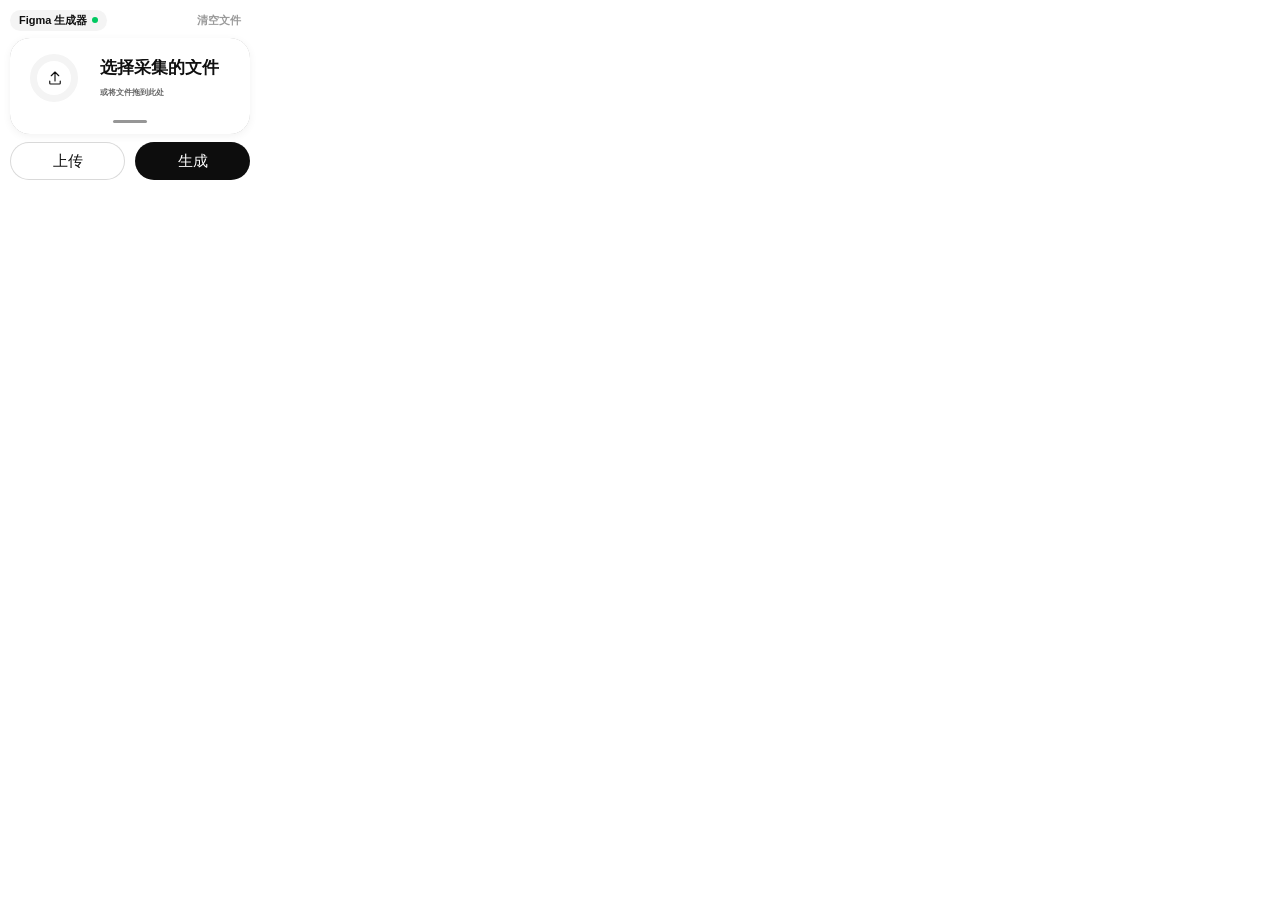
<file: figma-plugin/ui.html>
<!doctype html>
<html lang="zh-CN">
  <head>
    <meta charset="utf-8">
    <style>
      :root {
        color-scheme: light;
        --page: #f3f3f3;
        --panel: #ffffff;
        --surface: #ffffff;
        --soft: #f4f4f4;
        --soft-2: #f9f9f9;
        --text: #101010;
        --muted: #666666;
        --label: #555555;
        --quiet: #969696;
        --border: #dddddd;
        --border-strong: rgba(0, 0, 0, 0.15);
        --action: #0d0d0d;
        --action-text: #ffffff;
        --green: #00c961;
        --shadow: 0 2px 8px rgba(0, 0, 0, 0.055), 0 0 0.5px rgba(0, 0, 0, 0.28);
      }

      :root[data-theme="dark"] {
        color-scheme: dark;
        --page: #0b0b0b;
        --panel: #050505;
        --surface: #202020;
        --soft: #252525;
        --soft-2: #1b1b1b;
        --text: #ffffff;
        --muted: #a7a7a7;
        --label: #d6d6d6;
        --quiet: #8b8b8b;
        --border: #464646;
        --border-strong: rgba(255, 255, 255, 0.42);
        --action: #f5f5f5;
        --action-text: #111111;
        --shadow: 0 4px 14px rgba(0, 0, 0, 0.34), 0 0 0.5px rgba(255, 255, 255, 0.18);
      }

      * {
        box-sizing: border-box;
      }

      body {
        width: 380px;
        min-height: 292px;
        margin: 0;
        overflow: hidden;
        color: var(--text);
        background: var(--page);
        font: 12px/1.2 "PingFang SC", "Microsoft YaHei", Inter, system-ui, sans-serif;
      }

      button,
      select,
      textarea {
        font: inherit;
      }

      button {
        border: 0;
        cursor: pointer;
      }

      button:focus-visible,
      select:focus-visible,
      textarea:focus-visible {
        outline: 2px solid var(--green);
        outline-offset: 2px;
      }

      .shell {
        min-height: 100vh;
        display: flex;
        flex-direction: column;
        gap: 15px;
        padding: 15px;
        border-radius: 30px;
        background: var(--panel);
      }

      .topbar {
        height: 27px;
        display: flex;
        align-items: center;
      }

      .top-chip {
        min-height: 27px;
        display: inline-flex;
        align-items: center;
        gap: 8px;
        padding: 7px 15px;
        border-radius: 24px;
        color: var(--text);
        background: var(--soft);
        font-size: 12px;
        font-weight: 800;
        line-height: 13px;
      }

      .mode-dot {
        width: 7px;
        height: 7px;
        flex: 0 0 7px;
        border-radius: 50%;
        background: var(--green);
      }

      .content-stack {
        width: 350px;
        display: flex;
        flex-direction: column;
        gap: 15px;
      }

      .file-card {
        position: relative;
        min-height: 147px;
        display: flex;
        flex-direction: column;
        justify-content: center;
        gap: 15px;
        padding: 30px;
        border-radius: 24px;
        color: var(--text);
        background: var(--surface);
        box-shadow: var(--shadow);
      }

      .file-row {
        display: flex;
        align-items: center;
        gap: 35px;
      }

      .file-ring {
        width: 71px;
        height: 71px;
        flex: 0 0 71px;
        display: grid;
        place-items: center;
        padding: 0;
        border: 10px solid var(--soft);
        border-radius: 50%;
        color: var(--text);
        background: var(--surface);
      }

      .has-file .file-ring {
        border-color: var(--green);
      }

      .file-ring svg {
        display: block;
        width: 26px;
        height: 26px;
        overflow: visible;
        transform: translateX(1px);
      }

      .file-copy {
        min-width: 0;
        display: grid;
        gap: 19px;
        cursor: pointer;
      }

      .file-title {
        min-width: 0;
        overflow: hidden;
        color: var(--text);
        font-size: 23px;
        font-weight: 900;
        line-height: 24px;
        letter-spacing: 0;
        white-space: nowrap;
      }

      .file-name {
        overflow: hidden;
        max-width: 190px;
        color: var(--muted);
        font-size: 10px;
        font-weight: 700;
        line-height: 12px;
        text-overflow: ellipsis;
        white-space: nowrap;
      }

      .settings-toggle {
        position: absolute;
        left: 50%;
        bottom: 9px;
        width: 46px;
        height: 18px;
        padding: 0;
        border-radius: 999px;
        background: transparent;
        transform: translateX(-50%);
      }

      .settings-toggle::before {
        content: "";
        position: absolute;
        left: 8px;
        right: 8px;
        top: 7px;
        height: 4px;
        border-radius: 999px;
        background: var(--quiet);
      }

      .settings-panel {
        display: none;
        gap: 15px;
        padding-bottom: 15px;
      }

      .settings-open .settings-panel {
        display: grid;
      }

      .field {
        display: grid;
        gap: 15px;
      }

      label {
        color: var(--label);
        font-size: 15px;
        font-weight: 500;
        line-height: 16px;
      }

      .native-select {
        display: none;
      }

      .select-wrap {
        position: relative;
      }

      .select-trigger {
        width: 100%;
        min-height: 38px;
        display: flex;
        align-items: center;
        justify-content: space-between;
        gap: 8px;
        padding: 12px 15px;
        border: 1px solid var(--border);
        border-radius: 30px;
        color: var(--text);
        background: var(--surface);
        font-size: 15px;
        font-weight: 500;
        line-height: 14px;
        text-align: left;
      }

      .select-label {
        min-width: 0;
        overflow: hidden;
        text-overflow: ellipsis;
        white-space: nowrap;
      }

      .chevron {
        width: 12px;
        height: 12px;
        flex: 0 0 auto;
      }

      .select-menu {
        position: absolute;
        z-index: 30;
        top: calc(100% + 6px);
        left: 0;
        right: 0;
        display: none;
        padding: 6px;
        border: 1px solid var(--border);
        border-radius: 15px;
        background: var(--surface);
        box-shadow: var(--shadow);
      }

      .select-wrap.open .select-menu {
        display: grid;
      }

      .select-option {
        min-height: 28px;
        padding: 6px 9px;
        border-radius: 10px;
        color: var(--text);
        background: transparent;
        text-align: left;
        font-size: 12px;
      }

      .select-option:hover,
      .select-option.active {
        background: var(--soft);
      }

      .manual-toggle {
        justify-self: start;
        padding: 0;
        color: var(--muted);
        background: transparent;
        font-size: 11px;
      }

      .manual {
        display: none;
        gap: 8px;
      }

      .manual.open {
        display: grid;
      }

      textarea {
        width: 100%;
        min-height: 84px;
        resize: vertical;
        padding: 10px;
        border: 1px solid var(--border);
        border-radius: 14px;
        color: var(--text);
        background: var(--surface);
        font: 11px/1.4 ui-monospace, Consolas, monospace;
      }

      .actions {
        display: grid;
        grid-template-columns: 1fr 1fr;
        gap: 15px;
      }

      .actions button {
        height: 56px;
        border-radius: 30px;
        font-size: 18px;
        font-weight: 500;
        line-height: 20px;
      }

      #cancel {
        border: 1px solid var(--border-strong);
        color: var(--text);
        background-color: var(--surface);
      }

      #import {
        color: var(--action-text);
        background-color: var(--action);
      }

      :root[data-theme="dark"] #cancel {
        color: #ffffff;
        background-color: #050505;
      }

      :root[data-theme="dark"] #import {
        color: #111111;
        background-color: #f5f5f5;
      }

      .has-file .actions {
        grid-template-columns: 56px 1fr;
      }

      .has-file #cancel {
        padding: 0;
        border-radius: 50%;
        font-size: 0;
      }

      .has-file #cancel::before {
        content: "‹";
        font-size: 32px;
        line-height: 1;
      }

      .hint {
        display: none;
      }

      html {
        background: transparent;
        border-radius: 40px;
        overflow: hidden;
      }

      body {
        width: 260px;
        min-height: 0;
        border-radius: 40px;
        overflow: hidden;
        background: transparent;
        font-family: "PingFang SC", "PingFang TC", "PingFang HK", sans-serif;
      }

      .shell {
        width: 260px;
        min-height: 0;
        gap: 10px;
        padding: 10px;
        border-radius: 40px;
        overflow: hidden;
      }

      .topbar {
        height: 20px;
      }

      .top-chip {
        min-height: 20px;
        gap: 5px;
        padding: 5px 9px;
        border-radius: 18px;
        font-size: 11px;
        line-height: 11px;
      }

      .mode-dot {
        width: 6px;
        height: 6px;
        flex-basis: 6px;
      }

      .content-stack {
        width: 240px;
        gap: 10px;
      }

      .file-card {
        min-height: 98px;
        gap: 10px;
        padding: 20px;
        border-radius: 20px;
      }

      .file-row {
        gap: 22px;
      }

      .file-ring {
        width: 48px;
        height: 48px;
        flex-basis: 48px;
        border-width: 7px;
      }

      .file-ring svg {
        width: 18px;
        height: 18px;
      }

      .file-copy {
        gap: 11px;
      }

      .file-title {
        font-size: 17px;
        line-height: 18px;
      }

      .file-name {
        max-width: 132px;
        font-size: 8px;
        line-height: 10px;
      }

      .settings-toggle {
        bottom: 4px;
        width: 34px;
        height: 16px;
      }

      .settings-toggle::before {
        left: 7px;
        right: 7px;
        top: 7px;
        height: 3px;
      }

      .settings-panel {
        gap: 10px;
        padding-bottom: 12px;
      }

      .field {
        gap: 8px;
      }

      label {
        font-size: 12px;
        line-height: 13px;
      }

      .native-select {
        width: 100%;
        min-height: 29px;
        appearance: none;
        -webkit-appearance: none;
        display: block;
        padding: 0 30px 0 12px;
        border: 1px solid var(--border);
        border-radius: 18px;
        color: var(--text);
        background-color: var(--surface);
        background-image: url("data:image/svg+xml,%3Csvg width='12' height='12' viewBox='0 0 12 12' fill='none' xmlns='http://www.w3.org/2000/svg'%3E%3Cpath d='M3 4.5L6 7.5L9 4.5' stroke='%23101010' stroke-width='1.6' stroke-linecap='round' stroke-linejoin='round'/%3E%3C/svg%3E");
        background-position: right 11px center;
        background-repeat: no-repeat;
        background-size: 12px 12px;
        font-size: 12px;
        line-height: 13px;
      }

      :root[data-theme="dark"] .native-select {
        background-image: url("data:image/svg+xml,%3Csvg width='12' height='12' viewBox='0 0 12 12' fill='none' xmlns='http://www.w3.org/2000/svg'%3E%3Cpath d='M3 4.5L6 7.5L9 4.5' stroke='%23ffffff' stroke-width='1.6' stroke-linecap='round' stroke-linejoin='round'/%3E%3C/svg%3E");
      }

      .select-trigger,
      .select-menu {
        display: none !important;
      }

      .manual-toggle {
        font-size: 9px;
      }

      textarea {
        min-height: 70px;
        padding: 8px;
        border-radius: 12px;
        font-size: 10px;
      }

      .actions {
        gap: 10px;
      }

      .actions button {
        height: 38px;
        border-radius: 22px;
        font-size: 15px;
        line-height: 16px;
      }

      .has-file .actions {
        grid-template-columns: 38px 1fr;
      }

      .has-file #cancel::before {
        font-size: 24px;
      }

      .native-select {
        display: none;
      }

      .select-trigger {
        min-height: 29px;
        display: flex !important;
        padding: 0 12px;
        border-radius: 18px;
        font-size: 12px;
        line-height: 13px;
      }

      .select-menu {
        top: calc(100% + 6px);
        display: none !important;
        padding: 6px;
        border-radius: 16px;
        box-shadow: var(--shadow);
      }

      .select-wrap.open .select-menu {
        display: grid !important;
      }

      .select-option {
        min-height: 26px;
        padding: 6px 9px;
        border-radius: 10px;
        font-size: 12px;
      }

      .select-option:hover,
      .select-option.active {
        background: var(--soft);
      }

      .has-file .actions {
        grid-template-columns: 1fr 1fr;
      }

      .has-file #cancel {
        padding: 0 10px;
        border-radius: 22px;
        font-size: 15px;
      }

      .has-file #cancel::before {
        content: none;
      }

      .import-confirm .actions {
        grid-template-columns: 38px 1fr;
      }

      .import-confirm #cancel {
        order: 1;
        padding: 0;
        border-radius: 50%;
        font-size: 0;
      }

      .import-confirm #cancel::before {
        content: "‹";
        font-size: 24px;
        line-height: 1;
      }

      .import-confirm #import {
        order: 2;
      }

      @property --ring-fill {
        syntax: "<percentage>";
        inherits: false;
        initial-value: 0%;
      }

      :root {
        --motion-ease: cubic-bezier(0.22, 0.9, 0.25, 1);
        --motion-snap: cubic-bezier(0.2, 1.35, 0.35, 1);
        --theme-wipe-color: #050505;
      }

      body,
      .shell,
      .file-card,
      .top-chip,
      #cancel,
      #import,
      .select-trigger,
      .select-option,
      .settings-toggle::before,
      .manual-toggle {
        transition:
          background-color 220ms var(--motion-ease),
          border-color 220ms var(--motion-ease),
          color 180ms var(--motion-ease),
          box-shadow 220ms var(--motion-ease),
          opacity 180ms var(--motion-ease),
          transform 180ms var(--motion-ease);
      }

      body::before {
        content: "";
        position: fixed;
        inset: -36px;
        z-index: 999;
        pointer-events: none;
        background: linear-gradient(110deg, transparent 0%, var(--theme-wipe-color) 38%, var(--theme-wipe-color) 62%, transparent 100%);
        opacity: 0;
        transform: translateX(-120%) skewX(-10deg);
      }

      :root.theme-wipe body::before {
        animation: theme-wipe 460ms var(--motion-ease) both;
      }

      button:not(:disabled):active {
        transform: scale(0.98);
      }

      .actions {
        transition: grid-template-columns 230ms var(--motion-ease), gap 180ms var(--motion-ease);
      }

      .actions button {
        transition:
          width 230ms var(--motion-ease),
          background-color 180ms var(--motion-ease),
          border-color 180ms var(--motion-ease),
          color 180ms var(--motion-ease),
          opacity 160ms var(--motion-ease),
          transform 160ms var(--motion-ease);
      }

      .file-ring {
        position: relative;
        isolation: isolate;
        --ring-width: 7px;
      }

      .file-ring::before,
      .file-ring::after {
        content: "";
        position: absolute;
        inset: 0;
        border-radius: 50%;
        pointer-events: none;
        opacity: 0;
      }

      .file-ring::before {
        z-index: 0;
        background: conic-gradient(from -90deg, var(--green) var(--ring-fill), var(--soft) 0);
        -webkit-mask: radial-gradient(farthest-side, transparent calc(100% - var(--ring-width)), #000 calc(100% - var(--ring-width)));
        mask: radial-gradient(farthest-side, transparent calc(100% - var(--ring-width)), #000 calc(100% - var(--ring-width)));
      }

      .file-ring svg {
        position: relative;
        z-index: 1;
        --icon-offset-x: 1px;
        transform: translateX(var(--icon-offset-x));
      }

      .file-ring .ring-progress {
        position: absolute;
        inset: 0;
        z-index: 0;
        width: 100%;
        height: 100%;
        overflow: visible;
        opacity: 0;
        transform: rotate(-90deg);
      }

      .ring-progress-track,
      .ring-progress-fill {
        fill: none;
        stroke-width: 7;
      }

      .ring-progress-track {
        stroke: var(--soft);
      }

      .ring-progress-fill {
        stroke: var(--green);
        stroke-linecap: round;
        stroke-dasharray: 100;
        stroke-dashoffset: 100;
      }

      .shell.is-generating .file-ring {
        border-color: transparent !important;
      }

      .shell.is-generating .file-ring::before {
        opacity: 0;
        animation: none;
      }

      .shell.is-generating .file-ring::after {
        opacity: 0;
        animation: none;
      }

      .shell.is-generating .file-ring .ring-progress {
        opacity: 1;
        animation: none;
      }

      .shell.is-generating .file-ring .ring-progress-fill {
        animation: ring-stroke-fill 950ms cubic-bezier(0.2, 0.85, 0.2, 1) forwards;
      }

      .shell.is-generating .file-ring svg {
        animation: icon-focus 900ms ease-in-out infinite alternate;
      }

      .shell.motion-success .file-ring {
        animation: ring-pop 560ms var(--motion-snap);
      }

      .shell.motion-success .file-ring::after {
        border: 2px solid var(--green);
        animation: ring-wave 620ms ease-out forwards;
      }

      .shell.motion-error .file-ring {
        animation: micro-shake 260ms ease-in-out;
      }

      .settings-open .settings-panel,
      .manual.open {
        animation: drawer-in 220ms var(--motion-ease) both;
      }

      .select-wrap.open .select-menu {
        animation: menu-in 140ms var(--motion-ease) both;
      }

      @keyframes ring-fill {
        from {
          --ring-fill: 0%;
        }
        to {
          --ring-fill: 100%;
        }
      }

      @keyframes ring-stroke-fill {
        from {
          stroke-dashoffset: 100;
        }
        to {
          stroke-dashoffset: 0;
        }
      }

      @keyframes ring-hold {
        from {
          transform: scale(1);
        }
        to {
          transform: scale(1.025);
        }
      }

      @keyframes ring-cap {
        from {
          transform: rotate(0deg) translateY(calc(-24px + var(--ring-width) / 2));
        }
        to {
          transform: rotate(360deg) translateY(calc(-24px + var(--ring-width) / 2));
        }
      }

      @keyframes ring-cap-hold {
        from {
          transform: rotate(360deg) translateY(calc(-24px + var(--ring-width) / 2)) scale(1);
        }
        to {
          transform: rotate(360deg) translateY(calc(-24px + var(--ring-width) / 2)) scale(1.12);
        }
      }

      @keyframes ring-pop {
        0% {
          transform: scale(1);
        }
        58% {
          transform: scale(1.09);
        }
        100% {
          transform: scale(1);
        }
      }

      @keyframes ring-wave {
        0% {
          inset: -2px;
          opacity: 0.52;
          transform: scale(0.98);
        }
        100% {
          inset: -9px;
          opacity: 0;
          transform: scale(1.08);
        }
      }

      @keyframes icon-focus {
        from {
          transform: translateX(var(--icon-offset-x)) scale(1);
        }
        to {
          transform: translateX(var(--icon-offset-x)) scale(1.08);
        }
      }

      @keyframes micro-shake {
        0%,
        100% {
          transform: translateX(0);
        }
        30% {
          transform: translateX(-3px);
        }
        65% {
          transform: translateX(3px);
        }
      }

      @keyframes drawer-in {
        from {
          opacity: 0;
          transform: translateY(-6px);
        }
        to {
          opacity: 1;
          transform: translateY(0);
        }
      }

      @keyframes menu-in {
        from {
          opacity: 0;
          transform: translateY(4px) scale(0.98);
        }
        to {
          opacity: 1;
          transform: translateY(0) scale(1);
        }
      }

      @keyframes theme-wipe {
        0% {
          opacity: 0;
          transform: translateX(-120%) skewX(-10deg);
        }
        22% {
          opacity: 0.95;
        }
        100% {
          opacity: 0;
          transform: translateX(120%) skewX(-10deg);
        }
      }

      :root {
        --motion-ease: cubic-bezier(0.2, 0.85, 0.18, 1);
        --motion-morph: cubic-bezier(0.18, 0.92, 0.18, 1);
        --motion-snap: cubic-bezier(0.18, 1.45, 0.32, 1);
      }

      html,
      body,
      .shell {
        border-radius: 0 !important;
      }

      body::before,
      :root.theme-wipe body::before {
        display: none !important;
        animation: none !important;
      }

      body,
      .shell,
      .file-card,
      .top-chip,
      #cancel,
      #import,
      .select-trigger,
      .select-option,
      .settings-toggle,
      .settings-toggle::before,
      .manual-toggle {
        transition:
          background-color 520ms var(--motion-ease),
          border-color 520ms var(--motion-ease),
          color 420ms var(--motion-ease),
          box-shadow 520ms var(--motion-ease),
          opacity 360ms var(--motion-ease),
          transform 360ms var(--motion-ease);
      }

      .file-card {
        cursor: pointer;
      }

      .file-card:hover {
        animation: pulse-glow 1600ms ease-in-out infinite;
        box-shadow: 0 8px 24px rgba(0, 201, 97, 0.14), var(--shadow);
      }

      .file-card:hover .file-ring {
        box-shadow: 0 0 0 6px rgba(0, 201, 97, 0.08), 0 0 24px rgba(0, 201, 97, 0.22);
        transform: scale(1.025);
      }

      .file-card:has(.settings-toggle:hover) {
        animation: none;
        box-shadow: var(--shadow);
      }

      .file-card:has(.settings-toggle:hover) .file-ring {
        box-shadow: none;
        transform: none;
      }

      .top-chip:not(:disabled):hover,
      #cancel:not(:disabled):hover,
      #import:not(:disabled):hover,
      .select-trigger:not(:disabled):hover,
      .manual-toggle:not(:disabled):hover {
        transform: translateY(-1px);
        box-shadow: 0 6px 16px rgba(0, 0, 0, 0.08);
      }

      #import:not(:disabled):hover {
        filter: brightness(1.08);
      }

      .select-trigger:not(:disabled):hover,
      #cancel:not(:disabled):hover {
        border-color: rgba(0, 201, 97, 0.34);
      }

      .settings-toggle {
        top: 70px !important;
        right: 0 !important;
        bottom: auto !important;
        left: 0 !important;
        z-index: 4;
        width: 100% !important;
        height: 30px !important;
        border-radius: 0 !important;
        transform: none !important;
        cursor: pointer;
      }

      .settings-toggle::before {
        top: 12px !important;
        right: auto !important;
        left: 50% !important;
        width: 34px !important;
        height: 3px !important;
        transform: translateX(-50%);
      }

      .settings-toggle:not(:disabled):hover {
        background: linear-gradient(to bottom, transparent, rgba(0, 201, 97, 0.07));
      }

      .settings-toggle:not(:disabled):hover::before,
      .settings-toggle[aria-expanded="true"]::before {
        width: 42px !important;
        background: var(--green);
      }

      .actions {
        transition: grid-template-columns 560ms var(--motion-morph), gap 420ms var(--motion-ease);
      }

      .actions button {
        transition:
          width 560ms var(--motion-morph),
          max-width 560ms var(--motion-morph),
          background-color 420ms var(--motion-ease),
          border-color 420ms var(--motion-ease),
          color 360ms var(--motion-ease),
          opacity 320ms var(--motion-ease),
          transform 320ms var(--motion-ease),
          box-shadow 360ms var(--motion-ease);
      }

      .import-confirm .actions {
        grid-template-columns: 38px 1fr !important;
      }

      .shell.is-generating .file-ring .ring-progress-fill {
        animation: ring-stroke-fill 1800ms cubic-bezier(0.2, 0.85, 0.2, 1) forwards;
      }

      .shell.is-generating .file-ring svg:not(.ring-progress) {
        animation: icon-focus 1400ms ease-in-out infinite alternate;
      }

      .shell.motion-success .file-ring {
        animation: ring-pop 980ms var(--motion-snap);
      }

      .shell.motion-success .file-ring::after {
        animation: ring-wave 1050ms ease-out forwards;
      }

      .shell.motion-error .file-ring {
        animation: micro-shake 420ms ease-in-out;
      }

      .settings-open .settings-panel,
      .manual.open {
        animation: drawer-in 420ms var(--motion-ease) both;
      }

      .select-wrap.open .select-menu {
        animation: menu-in 280ms var(--motion-ease) both;
      }

      @keyframes pulse-glow {
        0%,
        100% {
          box-shadow: 0 3px 12px rgba(0, 0, 0, 0.055), 0 0 0 rgba(0, 201, 97, 0);
        }
        50% {
          box-shadow: 0 8px 24px rgba(0, 201, 97, 0.18), 0 0 0 5px rgba(0, 201, 97, 0.055);
        }
      }

      :root {
        --hover-glow: rgba(0, 201, 97, 0.18);
        --hover-glow-soft: rgba(0, 201, 97, 0.08);
        --hover-surface-shadow: rgba(0, 0, 0, 0.08);
      }

      :root[data-theme="dark"] {
        --hover-glow: rgba(0, 255, 132, 0.34);
        --hover-glow-soft: rgba(0, 255, 132, 0.16);
        --hover-surface-shadow: rgba(0, 255, 132, 0.16);
      }

      .file-row {
        order: 1;
      }

      .settings-panel {
        order: 2;
      }

      .settings-toggle {
        position: relative !important;
        order: 3;
        top: auto !important;
        right: auto !important;
        bottom: auto !important;
        left: auto !important;
        width: 100% !important;
        height: 28px !important;
        flex: 0 0 28px;
        margin: -2px 0 0 !important;
        background: transparent !important;
        transform: none !important;
      }

      .settings-toggle::before {
        top: 12px !important;
        width: 34px !important;
        background: var(--quiet) !important;
      }

      .settings-toggle[aria-expanded="true"]::before {
        width: 34px !important;
        background: var(--quiet) !important;
      }

      .settings-toggle:not(:disabled):hover {
        background: linear-gradient(to bottom, transparent, var(--hover-glow-soft)) !important;
      }

      .settings-toggle:not(:disabled):hover::before {
        width: 42px !important;
        background: var(--green) !important;
      }

      .file-ring,
      .file-ring::before,
      .file-ring::after,
      .file-ring .ring-progress {
        transition:
          opacity 520ms var(--motion-ease),
          box-shadow 620ms var(--motion-ease),
          border-color 520ms var(--motion-ease),
          transform 520ms var(--motion-ease);
      }

      .file-card:hover {
        animation: pulse-glow 2200ms ease-in-out infinite;
        box-shadow: 0 8px 26px var(--hover-glow), var(--shadow);
      }

      .file-card:hover .file-ring {
        box-shadow: 0 0 0 7px var(--hover-glow-soft), 0 0 28px var(--hover-glow);
      }

      .file-card:has(.settings-toggle:hover) {
        animation: none;
        box-shadow: var(--shadow);
      }

      .file-card:has(.settings-toggle:hover) .file-ring {
        box-shadow: none;
        transform: none;
      }

      .top-chip:not(:disabled):hover,
      #cancel:not(:disabled):hover,
      #import:not(:disabled):hover,
      .select-trigger:not(:disabled):hover,
      .manual-toggle:not(:disabled):hover {
        box-shadow: 0 7px 18px var(--hover-surface-shadow);
      }

      .actions {
        transition: grid-template-columns 760ms var(--motion-morph), gap 520ms var(--motion-ease);
      }

      .actions button {
        white-space: nowrap;
        overflow: hidden;
        transition:
          width 760ms var(--motion-morph),
          max-width 760ms var(--motion-morph),
          background-color 480ms var(--motion-ease),
          border-color 480ms var(--motion-ease),
          color 280ms var(--motion-ease),
          opacity 320ms var(--motion-ease),
          transform 360ms var(--motion-ease),
          box-shadow 420ms var(--motion-ease);
      }

      .actions.text-hidden button {
        color: transparent !important;
        -webkit-text-fill-color: transparent !important;
        text-shadow: none !important;
      }

      .import-confirm .actions:not(.morphing) #cancel,
      .import-confirm .actions:not(.morphing) #import {
        animation: action-label-in 420ms var(--motion-ease) both;
      }

      .shell.is-generating .file-ring .ring-progress-fill {
        animation: ring-stroke-fill-smooth 2600ms linear forwards;
      }

      .shell.is-generating .file-ring svg:not(.ring-progress) {
        animation: icon-focus 1900ms ease-in-out infinite alternate;
      }

      .shell.motion-success .file-ring {
        animation: ring-pop-delight 1350ms var(--motion-snap);
      }

      .shell.motion-success .file-ring::after {
        animation: ring-wave 1350ms ease-out forwards;
      }

      @keyframes ring-stroke-fill-smooth {
        0% {
          stroke-dashoffset: 100;
        }
        62% {
          stroke-dashoffset: 38;
        }
        100% {
          stroke-dashoffset: 0;
        }
      }

      @keyframes ring-pop-delight {
        0% {
          transform: scale(1);
        }
        38% {
          transform: scale(1.13);
        }
        68% {
          transform: scale(0.96);
        }
        100% {
          transform: scale(1);
        }
      }

      @keyframes action-label-in {
        0%,
        42% {
          color: transparent;
        }
        100% {
          color: inherit;
        }
      }

      .import-confirm .actions:not(.morphing) #cancel,
      .import-confirm .actions:not(.morphing) #import {
        animation: none !important;
      }

      .topbar {
        justify-content: space-between !important;
      }

      .top-chip,
      .clear-file {
        min-height: 20px;
        display: inline-flex;
        align-items: center;
        justify-content: center;
        gap: 5px;
        padding: 5px 9px;
        border-radius: 18px;
        color: var(--text);
        background: var(--soft);
        font-size: 11px;
        font-weight: 800;
        line-height: 11px;
        white-space: nowrap;
      }

      .clear-file {
        min-width: 62px;
        background: transparent;
      }

      .clear-file:disabled {
        cursor: not-allowed;
        opacity: 0.42;
      }

      .file-card {
        min-height: 96px !important;
        justify-content: center !important;
        padding: 18px 20px 24px !important;
        overflow: hidden !important;
      }

      .settings-open .file-card {
        overflow: visible !important;
      }

      .settings-panel {
        padding-bottom: 30px !important;
      }

      .settings-toggle {
        position: absolute !important;
        left: 0 !important;
        right: 0 !important;
        bottom: 0 !important;
        width: 100% !important;
        height: 24px !important;
        flex: none !important;
        margin: 0 !important;
        z-index: 8;
      }

      .settings-toggle::before {
        top: 10px !important;
        height: 3px !important;
      }

      .actions {
        transition: grid-template-columns 520ms var(--motion-morph), gap 360ms var(--motion-ease) !important;
      }

      .actions button {
        transition:
          background-color 300ms var(--motion-ease),
          border-color 300ms var(--motion-ease),
          color 120ms var(--motion-ease),
          opacity 180ms var(--motion-ease),
          transform 300ms var(--motion-ease),
          box-shadow 320ms var(--motion-ease) !important;
        will-change: opacity, transform;
      }

      .import-confirm .actions:not(.morphing) #cancel,
      .import-confirm .actions:not(.morphing) #import {
        animation: action-label-in-fast 180ms var(--motion-ease) both !important;
      }

      .shell.is-generating .file-ring .ring-progress-fill {
        animation: ring-stroke-fill-accelerate 1450ms cubic-bezier(0.48, 0, 0.12, 1) forwards !important;
      }

      .shell.is-generating .file-ring svg:not(.ring-progress) {
        animation: icon-focus 1150ms ease-in-out infinite alternate !important;
      }

      .shell.motion-success .file-card {
        animation: banner-success-pop 1120ms var(--motion-snap) both !important;
      }

      .shell.motion-success .file-card::after {
        content: "";
        position: absolute;
        inset: 0;
        z-index: 6;
        border-radius: inherit;
        pointer-events: none;
        background:
          radial-gradient(circle at 18% 48%, rgba(0, 201, 97, 0.22), transparent 36%),
          linear-gradient(90deg, rgba(0, 201, 97, 0), rgba(0, 201, 97, 0.13), rgba(0, 201, 97, 0));
        animation: banner-success-wash 1120ms ease-out both;
      }

      :root[data-theme="dark"] .shell.motion-success .file-card::after {
        background:
          radial-gradient(circle at 18% 48%, rgba(0, 255, 132, 0.28), transparent 38%),
          linear-gradient(90deg, rgba(0, 255, 132, 0), rgba(0, 255, 132, 0.18), rgba(0, 255, 132, 0));
      }

      @keyframes ring-stroke-fill-accelerate {
        0% {
          stroke-dashoffset: 100;
        }
        42% {
          stroke-dashoffset: 70;
        }
        76% {
          stroke-dashoffset: 26;
        }
        100% {
          stroke-dashoffset: 0;
        }
      }

      @keyframes action-label-in-fast {
        0% {
          opacity: 0;
        }
        100% {
          opacity: 1;
        }
      }

      @keyframes banner-success-pop {
        0% {
          transform: translateY(0) scale(1);
        }
        34% {
          transform: translateY(-1px) scale(1.012);
        }
        68% {
          transform: translateY(0) scale(0.996);
        }
        100% {
          transform: translateY(0) scale(1);
        }
      }

      @keyframes banner-success-wash {
        0% {
          opacity: 0;
          transform: translateX(-18%);
        }
        24% {
          opacity: 1;
        }
        100% {
          opacity: 0;
          transform: translateX(18%);
        }
      }

      #top-theme-toggle {
        cursor: default;
      }

      .shell {
        gap: 8px !important;
        padding-bottom: 8px !important;
      }

      .content-stack {
        gap: 8px !important;
      }

      .file-card {
        min-height: 92px !important;
        padding: 16px 20px 22px !important;
        overflow: hidden !important;
        z-index: 1000;
      }

      .settings-open .file-card,
      .file-card:has(.select-wrap.open) {
        overflow: visible !important;
      }

      .settings-panel {
        position: relative;
        z-index: 30;
        display: grid !important;
        max-height: 0;
        opacity: 0;
        overflow: hidden;
        gap: 8px !important;
        padding-bottom: 0 !important;
        pointer-events: none;
        transition:
          max-height 360ms var(--motion-ease),
          opacity 220ms ease,
          padding 360ms var(--motion-ease);
      }

      .settings-open .settings-panel {
        max-height: 205px;
        opacity: 1;
        overflow: visible;
        padding-bottom: 18px !important;
        pointer-events: auto;
      }

      .settings-toggle {
        bottom: 0 !important;
        z-index: 2 !important;
      }

      .select-wrap {
        z-index: 1;
      }

      .select-wrap.open {
        z-index: 10000 !important;
      }

      .select-menu {
        z-index: 10001 !important;
      }

      .actions {
        position: relative !important;
        display: block !important;
        width: 100% !important;
        height: 38px !important;
        gap: 0 !important;
        z-index: 0;
        --action-half: calc((100% - 10px) / 2);
        --action-full: calc(100% - 48px);
      }

      .actions button {
        position: absolute !important;
        top: 0 !important;
        display: block !important;
        height: 38px !important;
        min-width: 0 !important;
        margin: 0 !important;
        overflow: hidden !important;
        white-space: nowrap !important;
        will-change: transform, width, opacity;
        transition:
          transform 560ms cubic-bezier(0.2, 0, 0, 1),
          width 560ms cubic-bezier(0.2, 0, 0, 1),
          opacity 180ms ease,
          background-color 240ms ease,
          border-color 240ms ease,
          color 160ms ease,
          box-shadow 260ms ease !important;
      }

      #cancel {
        left: 0 !important;
        width: var(--action-half) !important;
        transform: translateX(0);
        opacity: 1 !important;
        pointer-events: auto !important;
      }

      #import {
        left: 48px !important;
        width: var(--action-half) !important;
        transform: translateX(77px);
        opacity: 1 !important;
        pointer-events: auto !important;
      }

      .import-confirm #cancel {
        left: 0 !important;
        width: 38px !important;
        transform: translateX(0);
        opacity: 1 !important;
        pointer-events: auto !important;
      }

      .import-confirm #import {
        width: var(--action-full) !important;
        transform: translateX(0);
      }

      .ring-progress-fill {
        animation: none !important;
        transition: stroke-dashoffset 120ms linear;
      }

      .shell.is-generating .file-ring .ring-progress-fill {
        animation: none !important;
      }

      .shell.motion-success .file-ring .ring-progress {
        transition: none !important;
        opacity: 0 !important;
      }

      .shell.motion-success .file-ring .ring-progress-fill {
        stroke-dashoffset: 0 !important;
      }

      .shell.motion-success .file-ring::after {
        opacity: 0 !important;
        border: 0 !important;
        animation: none !important;
      }

      .actions {
        --action-half: calc((100% - 10px) / 2);
        --action-full: calc(100% - 48px);
      }

      .actions button,
      .actions button:not(:disabled):hover {
        transform: none !important;
      }

      #cancel,
      #import {
        display: block !important;
        opacity: 1 !important;
        pointer-events: auto !important;
        transform: none !important;
      }

      #cancel {
        left: 0 !important;
        right: auto !important;
        width: var(--action-half) !important;
      }

      #import {
        left: auto !important;
        right: 0 !important;
        width: var(--action-half) !important;
      }

      .import-confirm #cancel {
        width: 38px !important;
        padding: 0 !important;
        border-radius: 50% !important;
        font-size: 0 !important;
      }

      .import-confirm #import {
        width: var(--action-full) !important;
      }

      .ring-progress-fill {
        transition: none !important;
      }

      .shell.motion-success .file-ring .ring-progress {
        opacity: 0 !important;
      }

      @media (prefers-reduced-motion: reduce) {
        *,
        *::before,
        *::after {
          animation: none !important;
          transition: none !important;
        }
      }
    </style>
  </head>
  <body>
    <main id="shell" class="shell">
      <header class="topbar">
        <button id="top-theme-toggle" class="top-chip" type="button" title="切换明暗主题">
          <span>Figma 生成器</span><span class="mode-dot" aria-hidden="true"></span>
        </button>
        <button id="clear-file" class="clear-file" type="button" disabled>清空文件</button>
      </header>

      <section class="content-stack">
        <section id="drop-zone" class="file-card" aria-label="切换明暗主题">
          <div class="file-row">
            <button id="theme-toggle" class="file-ring" type="button" title="切换明暗主题" aria-label="切换明暗主题">
              <svg class="ring-progress" viewBox="0 0 48 48" aria-hidden="true">
                <circle class="ring-progress-track" cx="24" cy="24" r="20.5"></circle>
                <circle class="ring-progress-fill" cx="24" cy="24" r="20.5" pathLength="100"></circle>
              </svg>
              <svg viewBox="0 0 28 28" fill="none" aria-hidden="true">
                <path d="M14 18.6667V4.66667M19.8333 10.5L14 4.66667L8.16665 10.5M5.83331 18.6667V22.1667C5.83331 22.8083 6.35831 23.3333 6.99998 23.3333H21C21.6416 23.3333 22.1666 22.8083 22.1666 22.1667V18.6667" stroke="currentColor" stroke-width="1.8" stroke-linecap="round" stroke-linejoin="round"/>
              </svg>
            </button>
            <div id="file-copy" class="file-copy" role="button" tabindex="0">
              <div id="file-title" class="file-title">选择采集的文件</div>
              <div id="file-name" class="file-name">或将文件拖到此处</div>
            </div>
          </div>

          <input id="file" type="file" accept=".json,application/json" hidden>
          <button id="settings-toggle" class="settings-toggle" type="button" aria-label="展开生成选项" aria-expanded="false"></button>

          <section id="settings-panel" class="settings-panel" inert>
            <div class="field">
              <label for="mode">生成内容</label>
              <div class="select-wrap" data-select="mode">
                <select id="mode" class="native-select" tabindex="-1" aria-hidden="true">
                  <option value="designer" selected>设计系统草稿（推荐）</option>
                  <option value="library">组件库草稿</option>
                  <option value="replica">页面截图参考</option>
                  <option value="audit">审阅草稿</option>
                </select>
                <button class="select-trigger" type="button" aria-expanded="false">
                  <span class="select-label">设计系统草稿（推荐）</span>
                  <svg class="chevron" viewBox="0 0 16 16" fill="none" aria-hidden="true"><path d="m4 6 4 4 4-4" stroke="currentColor" stroke-width="1.7" stroke-linecap="round" stroke-linejoin="round"/></svg>
                </button>
                <div class="select-menu" role="listbox">
                  <button class="select-option active" type="button" data-value="designer">设计系统草稿（推荐）</button>
                  <button class="select-option" type="button" data-value="library">组件库草稿</button>
                  <button class="select-option" type="button" data-value="replica">页面截图参考</button>
                  <button class="select-option" type="button" data-value="audit">审阅草稿</button>
                </div>
              </div>
            </div>
            <div class="field">
              <label for="language">输出语言</label>
              <div class="select-wrap" data-select="language">
                <select id="language" class="native-select" tabindex="-1" aria-hidden="true">
                  <option value="zh" selected>中文</option>
                  <option value="bilingual">中英双语</option>
                  <option value="en">English</option>
                </select>
                <button class="select-trigger" type="button" aria-expanded="false">
                  <span class="select-label">中文</span>
                  <svg class="chevron" viewBox="0 0 16 16" fill="none" aria-hidden="true"><path d="m4 6 4 4 4-4" stroke="currentColor" stroke-width="1.7" stroke-linecap="round" stroke-linejoin="round"/></svg>
                </button>
                <div class="select-menu" role="listbox">
                  <button class="select-option active" type="button" data-value="zh">中文</button>
                  <button class="select-option" type="button" data-value="bilingual">中英双语</button>
                  <button class="select-option" type="button" data-value="en">English</button>
                </div>
              </div>
            </div>
            <button id="toggle-manual" class="manual-toggle" type="button">粘贴 JSON 文本</button>
            <div id="manual" class="manual">
              <textarea id="json" spellcheck="false" aria-label="JSON 文本"></textarea>
            </div>
          </section>
        </section>

        <footer class="actions">
          <button id="cancel" type="button">上传</button>
          <button id="import" type="button">生成</button>
        </footer>
      </section>
    </main>

    <script>
      const shell = document.getElementById("shell");
      const textarea = document.getElementById("json");
      const fileInput = document.getElementById("file");
      const fileName = document.getElementById("file-name");
      const fileTitle = document.getElementById("file-title");
      const fileCopy = document.getElementById("file-copy");
      const manual = document.getElementById("manual");
      const language = document.getElementById("language");
      const mode = document.getElementById("mode");
      const dropZone = document.getElementById("drop-zone");
      const settingsPanel = document.getElementById("settings-panel");
      const settingsToggle = document.getElementById("settings-toggle");
      const importButton = document.getElementById("import");
      const cancelButton = document.getElementById("cancel");
      const clearFileButton = document.getElementById("clear-file");
      const actions = document.querySelector(".actions");
      const themeToggle = document.getElementById("theme-toggle");
      const topThemeToggle = document.getElementById("top-theme-toggle");
      let hasFile = false;
      let importConfirm = false;
      let themeTouched = false;
      let themeCrossfadeTimer = null;
      let ringMotionTimer = null;
      let ringProgressFrame = null;
      let actionMorphTimer = null;
      let generateMotionStartedAt = 0;
      const ACTION_MORPH_MS = 560;
      const MIN_GENERATE_MOTION_MS = 650;
      const RING_HOLD_TARGET = 78;
      const RING_HOLD_MS = 1600;
      const RING_COMPLETE_MS = 280;

      parent.postMessage({ pluginMessage: { type: "ui-ready" } }, "*");

      function resizePanel(height) {
        parent.postMessage({ pluginMessage: { type: "resize-ui", height } }, "*");
      }

      function setTheme(theme, persist) {
        const next = theme === "dark" ? "dark" : "light";
        if (persist) playThemeCrossfade();
        document.documentElement.dataset.theme = next;
        if (persist) {
          themeTouched = true;
          parent.postMessage({ pluginMessage: { type: "set-theme", theme: next } }, "*");
        }
      }

      function playThemeCrossfade() {
        const root = document.documentElement;
        root.classList.remove("theme-crossfade");
        void root.offsetWidth;
        root.classList.add("theme-crossfade");
        clearTimeout(themeCrossfadeTimer);
        themeCrossfadeTimer = setTimeout(() => root.classList.remove("theme-crossfade"), 720);
      }

      function toggleTheme() {
        const next = document.documentElement.dataset.theme === "dark" ? "light" : "dark";
        setTheme(next, true);
      }

      themeToggle.onclick = (event) => {
        event.stopPropagation();
        toggleTheme();
      };

      topThemeToggle.onclick = (event) => {
        event.stopPropagation();
        toggleTheme();
      };

      window.onmessage = (event) => {
        const message = event.data && event.data.pluginMessage;
        if (message && message.type === "preferences" && !themeTouched) setTheme(message.theme);
        if (message && message.type === "import-complete") finishGenerateMotion(true);
        if (message && message.type === "import-error") finishGenerateMotion(false);
      };

      dropZone.onclick = (event) => {
        if (event.target.closest("#file, #settings-toggle, #theme-toggle, #top-theme-toggle, .settings-panel, .select-menu, .select-trigger, #toggle-manual, textarea")) return;
        toggleTheme();
      };

      fileCopy.onkeydown = (event) => {
        if (event.key === "Enter" || event.key === " ") {
          event.preventDefault();
          toggleTheme();
        }
      };

      fileInput.onchange = () => {
        const file = fileInput.files && fileInput.files[0];
        if (file) loadFile(file);
      };

      fileInput.onclick = (event) => {
        event.stopPropagation();
      };

      dropZone.ondragover = (event) => {
        event.preventDefault();
      };

      dropZone.ondrop = (event) => {
        event.preventDefault();
        const file = event.dataTransfer && event.dataTransfer.files && event.dataTransfer.files[0];
        if (file) loadFile(file);
      };

      settingsToggle.onclick = (event) => {
        event.stopPropagation();
        const open = shell.classList.toggle("settings-open");
        settingsPanel.inert = !open;
        settingsToggle.setAttribute("aria-expanded", String(open));
        resizePanel(open ? 342 : 188);
      };

      document.getElementById("toggle-manual").onclick = (event) => {
        event.stopPropagation();
        manual.classList.toggle("open");
        resizePanel(manual.classList.contains("open") ? 440 : 360);
      };

      importButton.onclick = () => {
        if (!textarea.value.trim()) {
          fileInput.click();
          return;
        }
        if (!importConfirm) {
          setImportConfirm(true);
          return;
        }
        startGenerateMotion();
        parent.postMessage({ pluginMessage: { type: "import", json: textarea.value, language: language.value, mode: mode.value } }, "*");
      };

      cancelButton.onclick = () => {
        if (importConfirm) {
          setImportConfirm(false);
          return;
        }
        fileInput.click();
      };

      clearFileButton.onclick = () => {
        if (!hasFile) return;
        clearFile();
      };

      document.addEventListener("click", (event) => {
        for (const wrap of document.querySelectorAll(".select-wrap.open")) {
          if (!wrap.contains(event.target)) closeSelect(wrap);
        }
      });

      for (const wrap of document.querySelectorAll(".select-wrap")) {
        const select = wrap.querySelector("select");
        const trigger = wrap.querySelector(".select-trigger");
        const label = wrap.querySelector(".select-label");
        const options = Array.from(wrap.querySelectorAll(".select-option"));
        trigger.onclick = (event) => {
          event.stopPropagation();
          const isOpen = wrap.classList.contains("open");
          for (const other of document.querySelectorAll(".select-wrap.open")) closeSelect(other);
          if (!isOpen) {
            wrap.classList.add("open");
            trigger.setAttribute("aria-expanded", "true");
          }
        };
        for (const option of options) {
          option.onclick = (event) => {
            event.stopPropagation();
            select.value = option.dataset.value || "";
            label.textContent = option.textContent || "";
            for (const item of options) item.classList.toggle("active", item === option);
            closeSelect(wrap);
          };
        }
      }

      function closeSelect(wrap) {
        wrap.classList.remove("open");
        const trigger = wrap.querySelector(".select-trigger");
        if (trigger) trigger.setAttribute("aria-expanded", "false");
      }

      function loadFile(file) {
        readFileAsText(file, (content) => {
          textarea.value = content;
          fileName.textContent = file.name;
          fileTitle.textContent = "已选择采集文件";
          hasFile = true;
        shell.classList.add("has-file");
        clearFileButton.disabled = false;
        setImportConfirm(false);
          resizePanel(shell.classList.contains("settings-open") ? 342 : 188);
        });
      }

      function setImportConfirm(enabled) {
        playActionMorph(() => {
          importConfirm = Boolean(enabled);
          shell.classList.toggle("import-confirm", importConfirm);
          importButton.textContent = importConfirm ? "确认生成" : "生成";
        });
      }

      function playActionMorph(applyState) {
        if (!actions) {
          if (applyState) applyState();
          return;
        }
        clearTimeout(actionMorphTimer);
        actions.classList.add("morphing");
        void actions.offsetWidth;
        if (applyState) applyState();
        actionMorphTimer = setTimeout(() => {
          actions.classList.remove("morphing");
        }, ACTION_MORPH_MS);
      }

      function startGenerateMotion() {
        generateMotionStartedAt = performance.now();
        shell.classList.add("is-generating");
        startRingProgress(shell);
        importButton.disabled = true;
        cancelButton.disabled = true;
      }

      async function finishGenerateMotion(succeeded) {
        const elapsed = performance.now() - generateMotionStartedAt;
        if (elapsed < MIN_GENERATE_MOTION_MS) await delay(MIN_GENERATE_MOTION_MS - elapsed);
        await finishRingProgress(shell, succeeded);
        shell.classList.remove("is-generating");
        importButton.disabled = false;
        cancelButton.disabled = false;
        playRingFeedback(succeeded ? "motion-success" : "motion-error");
      }

      function ringFill(root) {
        return root ? root.querySelector(".ring-progress-fill") : null;
      }

      function setRingProgress(root, value, options = {}) {
        const fill = ringFill(root);
        if (!fill) return;
        const progress = Math.max(0, Math.min(100, value));
        if (options.reset) {
          fill.style.transition = "none";
          fill.style.strokeDashoffset = "100";
          void fill.getBoundingClientRect();
          fill.style.transition = "";
        }
        fill.style.strokeDashoffset = String(100 - progress);
      }

      function startRingProgress(root) {
        cancelAnimationFrame(ringProgressFrame);
        const startedAt = performance.now();
        setRingProgress(root, 0, { reset: true });

        const tick = (now) => {
          if (!root || !root.classList.contains("is-generating")) return;
          const ratio = Math.min(1, (now - startedAt) / RING_HOLD_MS);
          const eased = 0.34 * ratio + 0.66 * ratio * ratio;
          const progress = Math.min(RING_HOLD_TARGET, eased * RING_HOLD_TARGET);
          setRingProgress(root, progress);
          ringProgressFrame = requestAnimationFrame(tick);
        };

        ringProgressFrame = requestAnimationFrame(tick);
      }

      function finishRingProgress(root, succeeded) {
        cancelAnimationFrame(ringProgressFrame);
        const fill = ringFill(root);
        if (!fill) return Promise.resolve();

        if (!succeeded) {
          setRingProgress(root, 0);
          return Promise.resolve();
        }

        const startOffset = Number.parseFloat(fill.style.strokeDashoffset || "100");
        const startProgress = Math.max(0, Math.min(100, 100 - startOffset));
        const startedAt = performance.now();

        return new Promise((resolve) => {
          const tick = (now) => {
            const ratio = Math.min(1, (now - startedAt) / RING_COMPLETE_MS);
            const eased = 1 - Math.pow(1 - ratio, 3);
            setRingProgress(root, startProgress + (100 - startProgress) * eased);
            if (ratio < 1) {
              ringProgressFrame = requestAnimationFrame(tick);
            } else {
              setRingProgress(root, 100);
              resolve();
            }
          };
          ringProgressFrame = requestAnimationFrame(tick);
        });
      }

      function playRingFeedback(className) {
        clearTimeout(ringMotionTimer);
        shell.classList.remove("motion-success", "motion-error");
        void shell.offsetWidth;
        shell.classList.add(className);
        ringMotionTimer = setTimeout(() => {
          shell.classList.remove(className);
        }, className === "motion-success" ? 1500 : 650);
      }

      function clearFile() {
        fileInput.value = "";
        textarea.value = "";
        fileName.textContent = "或将文件拖到此处";
        fileTitle.textContent = "选择采集的文件";
        hasFile = false;
        shell.classList.remove("has-file", "settings-open", "import-confirm");
        importConfirm = false;
        settingsPanel.inert = true;
        settingsToggle.setAttribute("aria-expanded", "false");
        manual.classList.remove("open");
        importButton.textContent = "生成";
        cancelButton.textContent = "上传";
        importButton.disabled = false;
        cancelButton.disabled = false;
        clearFileButton.disabled = true;
        resizePanel(188);
      }

      function delay(ms) {
        return new Promise((resolve) => setTimeout(resolve, Math.max(0, ms)));
      }

      function readFileAsText(file, callback) {
        const reader = new FileReader();
        reader.onload = () => callback(String(reader.result || ""));
        reader.onerror = () => {
          fileName.textContent = "无法读取文件";
        };
        reader.readAsText(file);
      }
    </script>
  </body>
</html>
</file>
<file: viewer/styles.css>
:root {
  color-scheme: light;
  --bg: #f4f5f7;
  --surface: #ffffff;
  --surface-subtle: #f8f8f9;
  --text: #111216;
  --muted: #666b76;
  --line: #dedfe4;
  --accent: #1166cc;
}

* {
  box-sizing: border-box;
}

body {
  margin: 0;
  min-width: 960px;
  min-height: 100vh;
  font: 14px/1.45 Inter, ui-sans-serif, system-ui, -apple-system, BlinkMacSystemFont, "Segoe UI", sans-serif;
  color: var(--text);
  background: var(--bg);
}

button,
textarea,
input {
  font: inherit;
}

.shell {
  display: grid;
  grid-template-columns: 360px minmax(0, 1fr);
  min-height: 100vh;
}

.sidebar {
  display: flex;
  flex-direction: column;
  gap: 16px;
  padding: 20px;
  border-right: 1px solid var(--line);
  background: var(--surface);
}

.brand {
  display: flex;
  align-items: center;
  gap: 12px;
}

.mark {
  width: 32px;
  height: 32px;
  border-radius: 8px;
  background:
    linear-gradient(90deg, #111 0 50%, transparent 50%),
    linear-gradient(180deg, #1166cc 0 50%, #e34c4c 50%);
}

h1 {
  margin: 0;
  font-size: 18px;
  line-height: 1.2;
}

p {
  margin: 0;
}

#source,
#status,
.metrics {
  color: var(--muted);
  font-size: 12px;
}

.dropzone {
  display: flex;
  align-items: center;
  justify-content: center;
  height: 44px;
  border: 1px dashed #b8bbc3;
  border-radius: 8px;
  color: var(--muted);
  background: var(--surface-subtle);
  cursor: pointer;
}

.dropzone input {
  display: none;
}

textarea {
  width: 100%;
  min-height: 360px;
  resize: vertical;
  padding: 12px;
  border: 1px solid var(--line);
  border-radius: 8px;
  color: #1d1f25;
  background: #fbfbfc;
  font: 12px/1.5 ui-monospace, SFMono-Regular, Consolas, monospace;
}

#render {
  height: 40px;
  border: 0;
  border-radius: 8px;
  color: #fff;
  background: #111216;
  cursor: pointer;
}

.content {
  min-width: 0;
  padding: 20px;
}

.toolbar {
  display: flex;
  align-items: center;
  justify-content: space-between;
  gap: 16px;
  margin-bottom: 20px;
}

.tabs {
  display: flex;
  gap: 4px;
  padding: 4px;
  border: 1px solid var(--line);
  border-radius: 8px;
  background: var(--surface);
}

.tab {
  min-width: 92px;
  height: 32px;
  border: 0;
  border-radius: 6px;
  color: var(--muted);
  background: transparent;
  cursor: pointer;
}

.tab.active {
  color: var(--text);
  background: #eceef2;
}

.panel {
  display: none;
}

.panel.active {
  display: block;
}

.section-title {
  margin: 0 0 12px;
  font-size: 13px;
  color: var(--muted);
  text-transform: uppercase;
}

.grid {
  display: grid;
  grid-template-columns: repeat(auto-fill, minmax(150px, 1fr));
  gap: 12px;
}

.swatch,
.type-row,
.token-row,
.component {
  border: 1px solid var(--line);
  border-radius: 8px;
  background: var(--surface);
}

.swatch {
  overflow: hidden;
}

.swatch-color {
  height: 76px;
}

.swatch-body,
.component,
.type-row,
.token-row {
  padding: 12px;
}

.name {
  overflow-wrap: anywhere;
  font-weight: 650;
}

.meta {
  margin-top: 4px;
  color: var(--muted);
  font-size: 12px;
}

.type-list,
.token-list,
.component-list {
  display: grid;
  gap: 10px;
}

.type-row {
  display: grid;
  grid-template-columns: 280px minmax(0, 1fr);
  gap: 20px;
  align-items: center;
}

.sample {
  overflow: hidden;
  white-space: nowrap;
  text-overflow: ellipsis;
}

.token-row {
  display: grid;
  grid-template-columns: 220px minmax(0, 1fr) 100px;
  align-items: center;
  gap: 12px;
}

.bar {
  height: 12px;
  border-radius: 999px;
  background: #d8dbe2;
}

.component {
  display: grid;
  gap: 10px;
}

.component-preview {
  display: inline-flex;
  align-items: center;
  justify-content: center;
  width: fit-content;
  max-width: 100%;
  min-width: 40px;
  min-height: 28px;
  padding: 6px 12px;
  overflow: hidden;
  border: 1px solid rgba(255, 255, 255, 0.16);
  white-space: nowrap;
  text-overflow: ellipsis;
}

.empty {
  padding: 28px;
  border: 1px dashed var(--line);
  border-radius: 8px;
  color: var(--muted);
  background: var(--surface);
}
</file>
